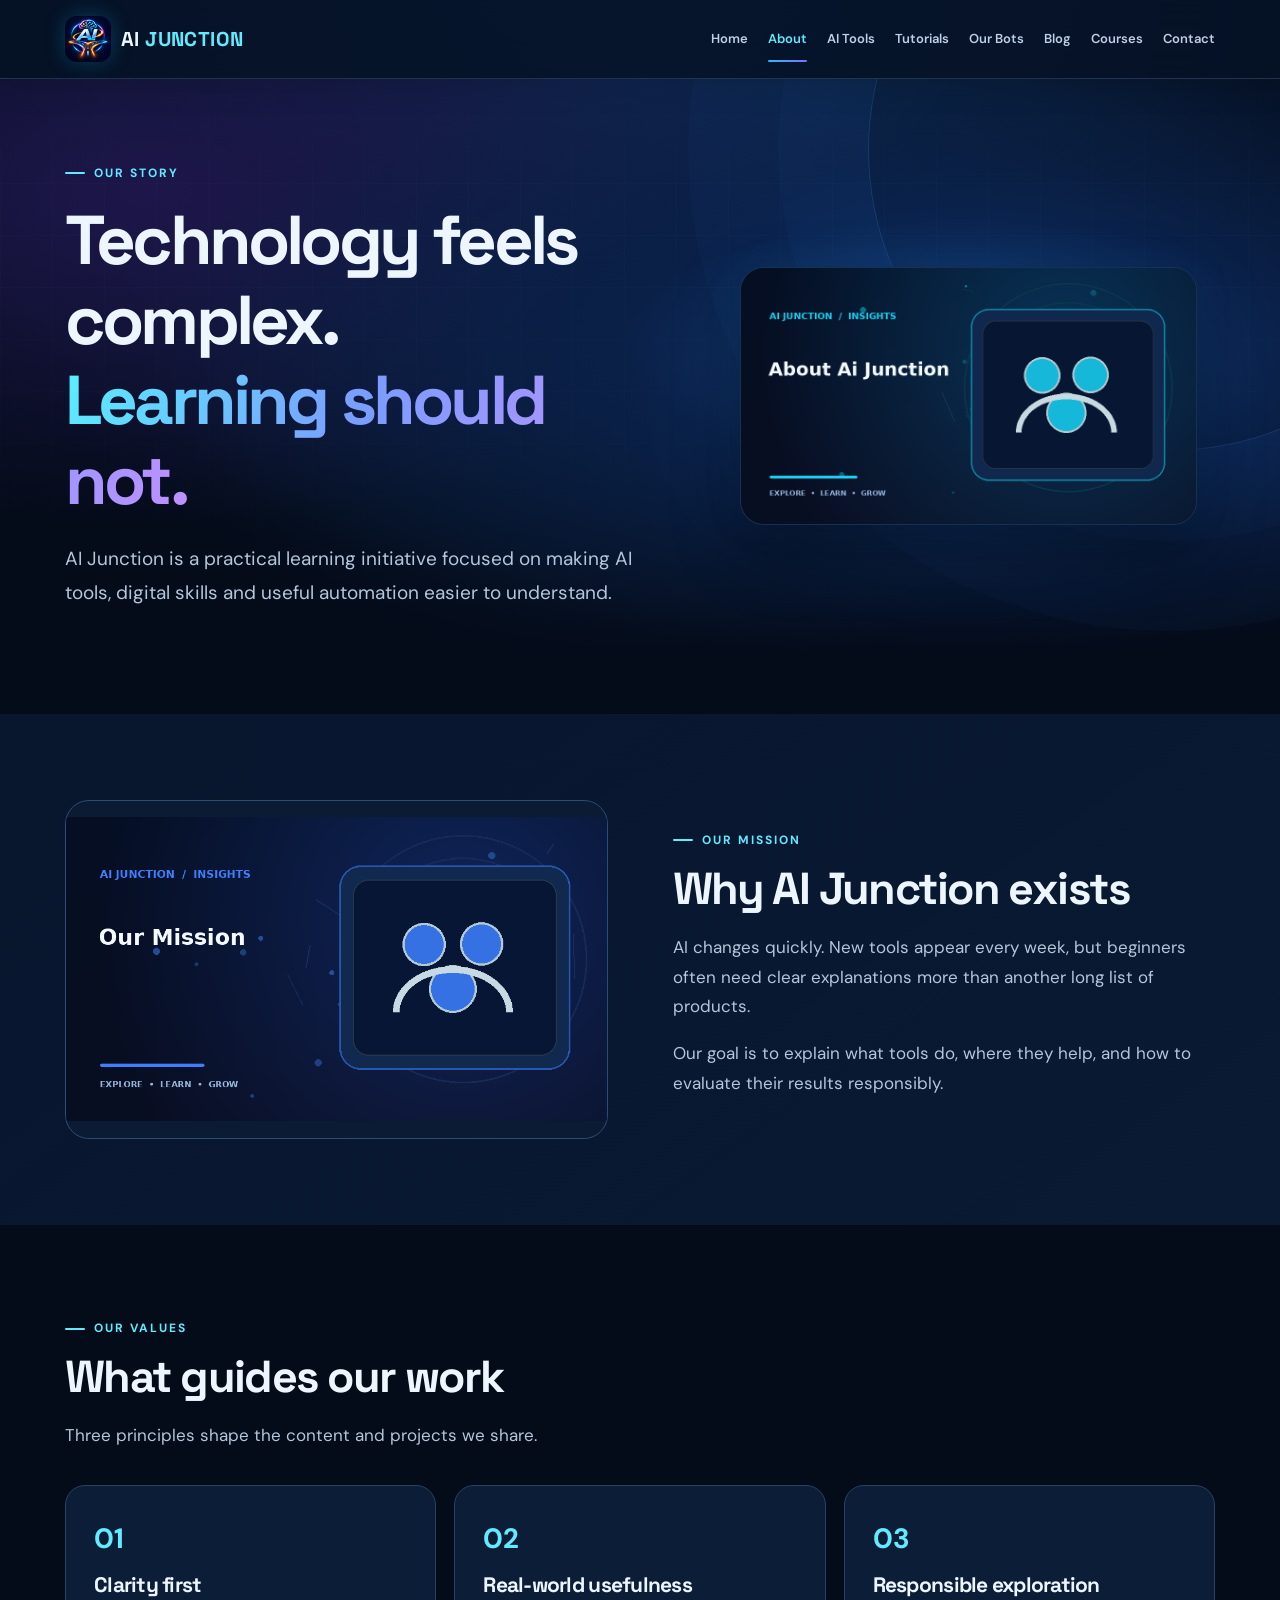
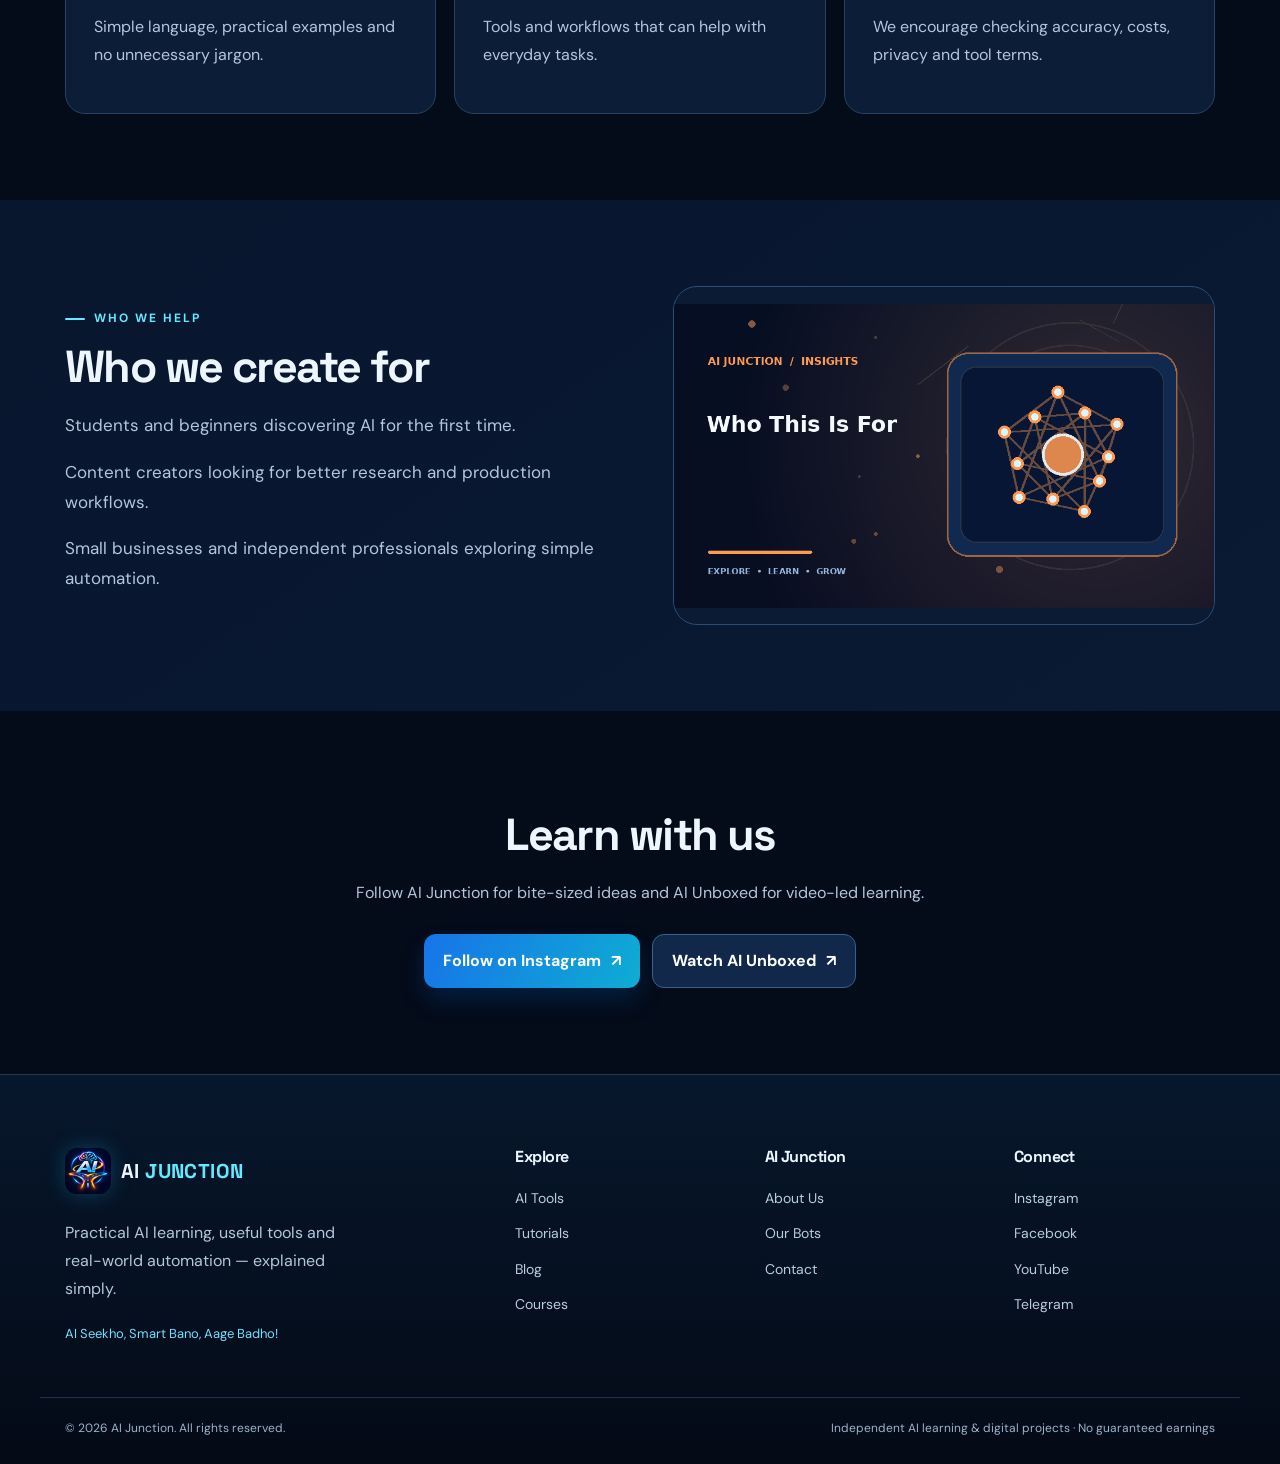
<file: about.html>
<!doctype html><html lang="en"><head><meta charset="utf-8"><meta name="viewport" content="width=device-width, initial-scale=1"><meta name="theme-color" content="#061024"><meta name="description" content="The purpose and approach behind AI Junction"><title>About Us | AI Junction</title><link rel="icon" href="assets/logo.png"><link rel="stylesheet" href="style.css"></head><body><header class="header"><div class="container header-inner"><a class="brand" href="index.html"><img src="assets/logo.png" alt="AI Junction logo"><span>AI <b>JUNCTION</b></span></a><button class="menu-toggle" aria-label="Toggle menu" aria-expanded="false" aria-controls="primary-nav">☰</button><nav id="primary-nav" class="nav"><a href="index.html" class="">Home</a><a href="about.html" class="active">About</a><a href="tools.html" class="">AI Tools</a><a href="tutorials.html" class="">Tutorials</a><a href="bots.html" class="">Our Bots</a><a href="blog.html" class="">Blog</a><a href="courses.html" class="">Courses</a><a href="contact.html" class="">Contact</a></nav></div></header><main><section class="hero compact"><div class="container hero-layout"><div><div class="eyebrow">OUR STORY</div><h1>Technology feels complex.<br><em>Learning should not.</em></h1><p class="intro">AI Junction is a practical learning initiative focused on making AI tools, digital skills and useful automation easier to understand.</p><div class="actions"></div></div><div class="hero-image"><img class="" src="assets/images/001-about-ai-junction.png" alt="Technology feels complex.&lt;br&gt;&lt;em&gt;Learning should not.&lt;/em&gt;" loading="lazy"></div></div></section><section class="section tinted"><div class="container split "><div class="split-image"><img class="" src="assets/images/002-our-mission.png" alt="Why AI Junction exists" loading="lazy"></div><div><span class="eyebrow">OUR MISSION</span><h2>Why AI Junction exists</h2><p>AI changes quickly. New tools appear every week, but beginners often need clear explanations more than another long list of products.</p><p>Our goal is to explain what tools do, where they help, and how to evaluate their results responsibly.</p></div></div></section><section class="section"><div class="container"><div class="section-heading"><span class="eyebrow">OUR VALUES</span><h2>What guides our work</h2><p>Three principles shape the content and projects we share.</p></div><div class="principles"><div><span>01</span><h3>Clarity first</h3><p>Simple language, practical examples and no unnecessary jargon.</p></div><div><span>02</span><h3>Real-world usefulness</h3><p>Tools and workflows that can help with everyday tasks.</p></div><div><span>03</span><h3>Responsible exploration</h3><p>We encourage checking accuracy, costs, privacy and tool terms.</p></div></div></div></section><section class="section tinted"><div class="container split reverse"><div class="split-image"><img class="" src="assets/images/005-who-this-is-for.png" alt="Who we create for" loading="lazy"></div><div><span class="eyebrow">WHO WE HELP</span><h2>Who we create for</h2><p>Students and beginners discovering AI for the first time.</p><p>Content creators looking for better research and production workflows.</p><p>Small businesses and independent professionals exploring simple automation.</p></div></div></section><section class="section"><div class="container narrow center"><h2>Learn with us</h2><p>Follow AI Junction for bite-sized ideas and AI Unboxed for video-led learning.</p><div class="actions center-actions"><a class="button " href="https://www.instagram.com/aijunction.in/" target=_blank rel=noopener noreferrer>Follow on Instagram <span aria-hidden="true">↗</span></a><a class="button secondary" href="https://www.youtube.com/@AiUnboxedProLevel" target=_blank rel=noopener noreferrer>Watch AI Unboxed <span aria-hidden="true">↗</span></a></div></div></section></main><footer class="footer"><div class="container footer-top"><div class="footer-brand"><a class="brand" href="index.html"><img src="assets/logo.png" alt=""><span>AI <b>JUNCTION</b></span></a><p>Practical AI learning, useful tools and real-world automation — explained simply.</p><span class="footer-motto">AI Seekho, Smart Bano, Aage Badho!</span></div><div class="footer-col"><h3>Explore</h3><a href="tools.html" >AI Tools</a><a href="tutorials.html" >Tutorials</a><a href="blog.html" >Blog</a><a href="courses.html" >Courses</a></div><div class="footer-col"><h3>AI Junction</h3><a href="about.html" >About Us</a><a href="bots.html" >Our Bots</a><a href="contact.html" >Contact</a></div><div class="footer-col"><h3>Connect</h3><a href="https://www.instagram.com/aijunction.in/" target=_blank rel=noopener noreferrer>Instagram</a><a href="https://www.facebook.com/profile.php?id=100072546415103" target=_blank rel=noopener noreferrer>Facebook</a><a href="https://www.youtube.com/@AiUnboxedProLevel" target=_blank rel=noopener noreferrer>YouTube</a><a href="https://t.me/learn_and_earn_ai" target=_blank rel=noopener noreferrer>Telegram</a></div></div><div class="container footer-bottom"><span>© 2026 AI Junction. All rights reserved.</span><span>Independent AI learning & digital projects · No guaranteed earnings</span></div></footer><script src="main.js"></script></body></html>
</file>
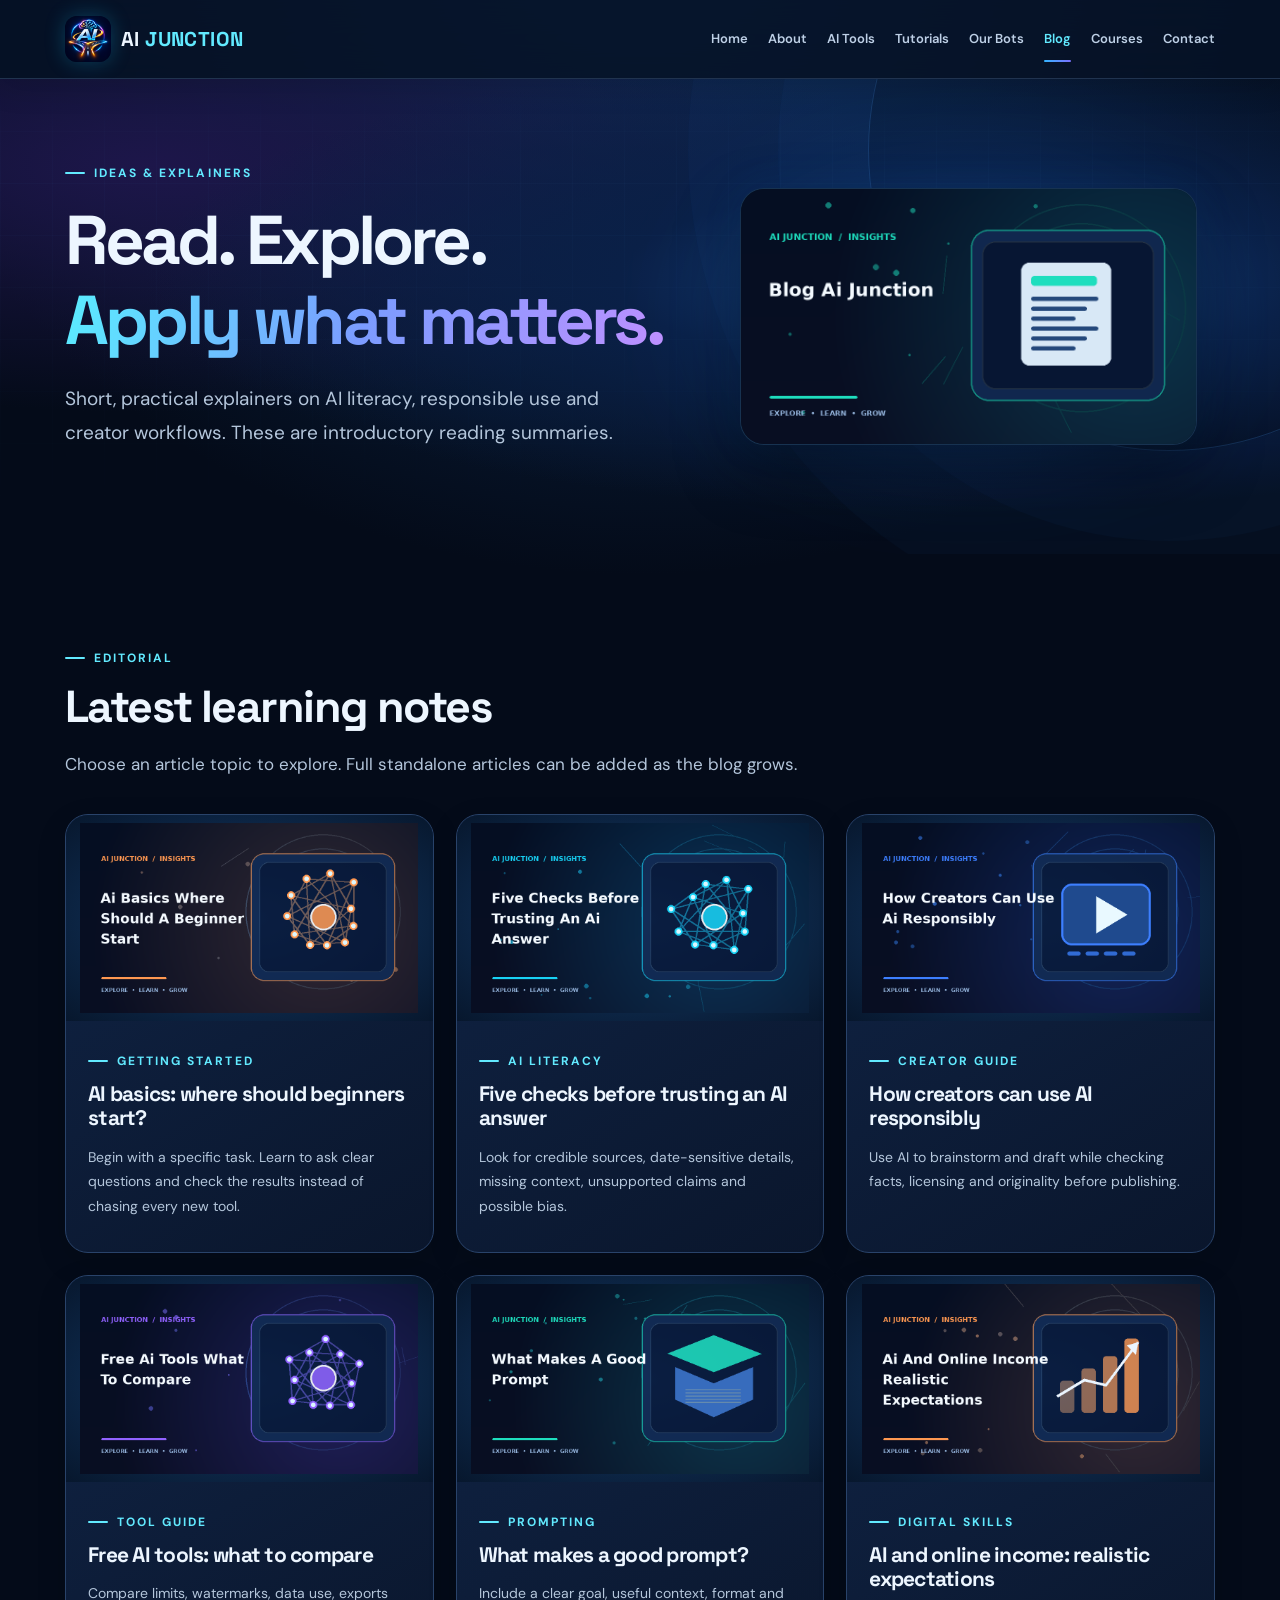
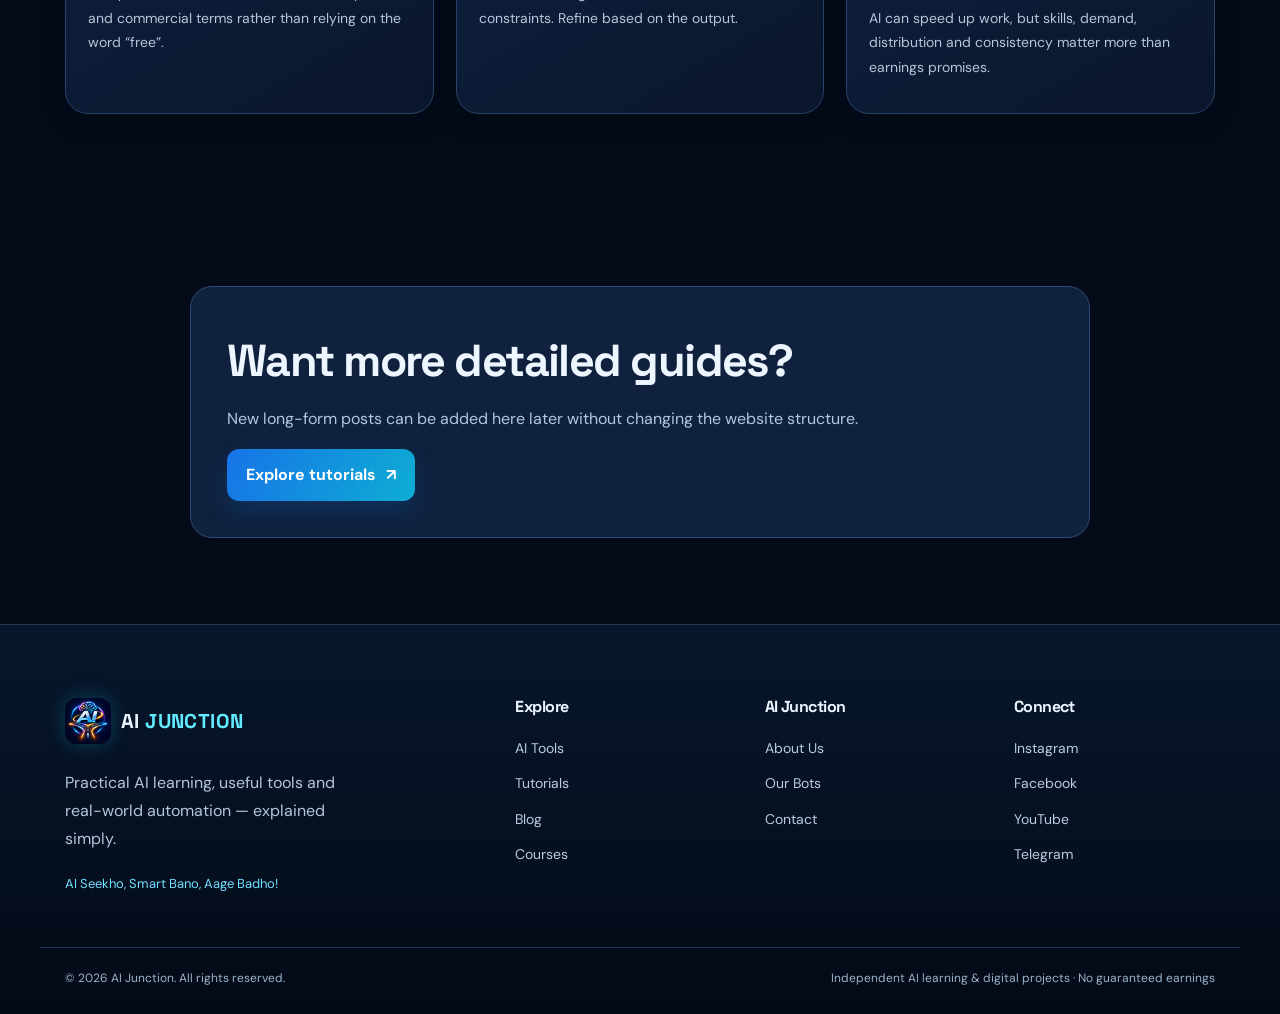
<file: blog.html>
<!doctype html><html lang="en"><head><meta charset="utf-8"><meta name="viewport" content="width=device-width, initial-scale=1"><meta name="theme-color" content="#061024"><meta name="description" content="Helpful articles and practical AI insights"><title>AI Blog | AI Junction</title><link rel="icon" href="assets/logo.png"><link rel="stylesheet" href="style.css"></head><body><header class="header"><div class="container header-inner"><a class="brand" href="index.html"><img src="assets/logo.png" alt="AI Junction logo"><span>AI <b>JUNCTION</b></span></a><button class="menu-toggle" aria-label="Toggle menu" aria-expanded="false" aria-controls="primary-nav">☰</button><nav id="primary-nav" class="nav"><a href="index.html" class="">Home</a><a href="about.html" class="">About</a><a href="tools.html" class="">AI Tools</a><a href="tutorials.html" class="">Tutorials</a><a href="bots.html" class="">Our Bots</a><a href="blog.html" class="active">Blog</a><a href="courses.html" class="">Courses</a><a href="contact.html" class="">Contact</a></nav></div></header><main><section class="hero compact"><div class="container hero-layout"><div><div class="eyebrow">IDEAS & EXPLAINERS</div><h1>Read. Explore.<br><em>Apply what matters.</em></h1><p class="intro">Short, practical explainers on AI literacy, responsible use and creator workflows. These are introductory reading summaries.</p><div class="actions"></div></div><div class="hero-image"><img class="" src="assets/images/009-blog-ai-junction.png" alt="Read. Explore.&lt;br&gt;&lt;em&gt;Apply what matters.&lt;/em&gt;" loading="lazy"></div></div></section><section class="section"><div class="container"><div class="section-heading"><span class="eyebrow">EDITORIAL</span><h2>Latest learning notes</h2><p>Choose an article topic to explore. Full standalone articles can be added as the blog grows.</p></div><div class="card-grid"><article class="card"><img class="" src="assets/images/010-ai-basics-where-should-a-beginner-start.png" alt="AI basics: where should beginners start?" loading="lazy"><div class="card-content"><span class="eyebrow">GETTING STARTED</span><h3>AI basics: where should beginners start?</h3><p>Begin with a specific task. Learn to ask clear questions and check the results instead of chasing every new tool.</p></div></article><article class="card"><img class="" src="assets/images/011-five-checks-before-trusting-an-ai-answer.png" alt="Five checks before trusting an AI answer" loading="lazy"><div class="card-content"><span class="eyebrow">AI LITERACY</span><h3>Five checks before trusting an AI answer</h3><p>Look for credible sources, date-sensitive details, missing context, unsupported claims and possible bias.</p></div></article><article class="card"><img class="" src="assets/images/012-how-creators-can-use-ai-responsibly.png" alt="How creators can use AI responsibly" loading="lazy"><div class="card-content"><span class="eyebrow">CREATOR GUIDE</span><h3>How creators can use AI responsibly</h3><p>Use AI to brainstorm and draft while checking facts, licensing and originality before publishing.</p></div></article><article class="card"><img class="" src="assets/images/013-free-ai-tools-what-to-compare.png" alt="Free AI tools: what to compare" loading="lazy"><div class="card-content"><span class="eyebrow">TOOL GUIDE</span><h3>Free AI tools: what to compare</h3><p>Compare limits, watermarks, data use, exports and commercial terms rather than relying on the word “free”.</p></div></article><article class="card"><img class="" src="assets/images/014-what-makes-a-good-prompt.png" alt="What makes a good prompt?" loading="lazy"><div class="card-content"><span class="eyebrow">PROMPTING</span><h3>What makes a good prompt?</h3><p>Include a clear goal, useful context, format and constraints. Refine based on the output.</p></div></article><article class="card"><img class="" src="assets/images/015-ai-and-online-income-realistic-expectations.png" alt="AI and online income: realistic expectations" loading="lazy"><div class="card-content"><span class="eyebrow">DIGITAL SKILLS</span><h3>AI and online income: realistic expectations</h3><p>AI can speed up work, but skills, demand, distribution and consistency matter more than earnings promises.</p></div></article></div></div></section><section class="section"><div class="container notice"><h2>Want more detailed guides?</h2><p>New long-form posts can be added here later without changing the website structure.</p><a class="button " href="tutorials.html" >Explore tutorials <span aria-hidden="true">↗</span></a></div></section></main><footer class="footer"><div class="container footer-top"><div class="footer-brand"><a class="brand" href="index.html"><img src="assets/logo.png" alt=""><span>AI <b>JUNCTION</b></span></a><p>Practical AI learning, useful tools and real-world automation — explained simply.</p><span class="footer-motto">AI Seekho, Smart Bano, Aage Badho!</span></div><div class="footer-col"><h3>Explore</h3><a href="tools.html" >AI Tools</a><a href="tutorials.html" >Tutorials</a><a href="blog.html" >Blog</a><a href="courses.html" >Courses</a></div><div class="footer-col"><h3>AI Junction</h3><a href="about.html" >About Us</a><a href="bots.html" >Our Bots</a><a href="contact.html" >Contact</a></div><div class="footer-col"><h3>Connect</h3><a href="https://www.instagram.com/aijunction.in/" target=_blank rel=noopener noreferrer>Instagram</a><a href="https://www.facebook.com/profile.php?id=100072546415103" target=_blank rel=noopener noreferrer>Facebook</a><a href="https://www.youtube.com/@AiUnboxedProLevel" target=_blank rel=noopener noreferrer>YouTube</a><a href="https://t.me/learn_and_earn_ai" target=_blank rel=noopener noreferrer>Telegram</a></div></div><div class="container footer-bottom"><span>© 2026 AI Junction. All rights reserved.</span><span>Independent AI learning & digital projects · No guaranteed earnings</span></div></footer><script src="main.js"></script></body></html>
</file>
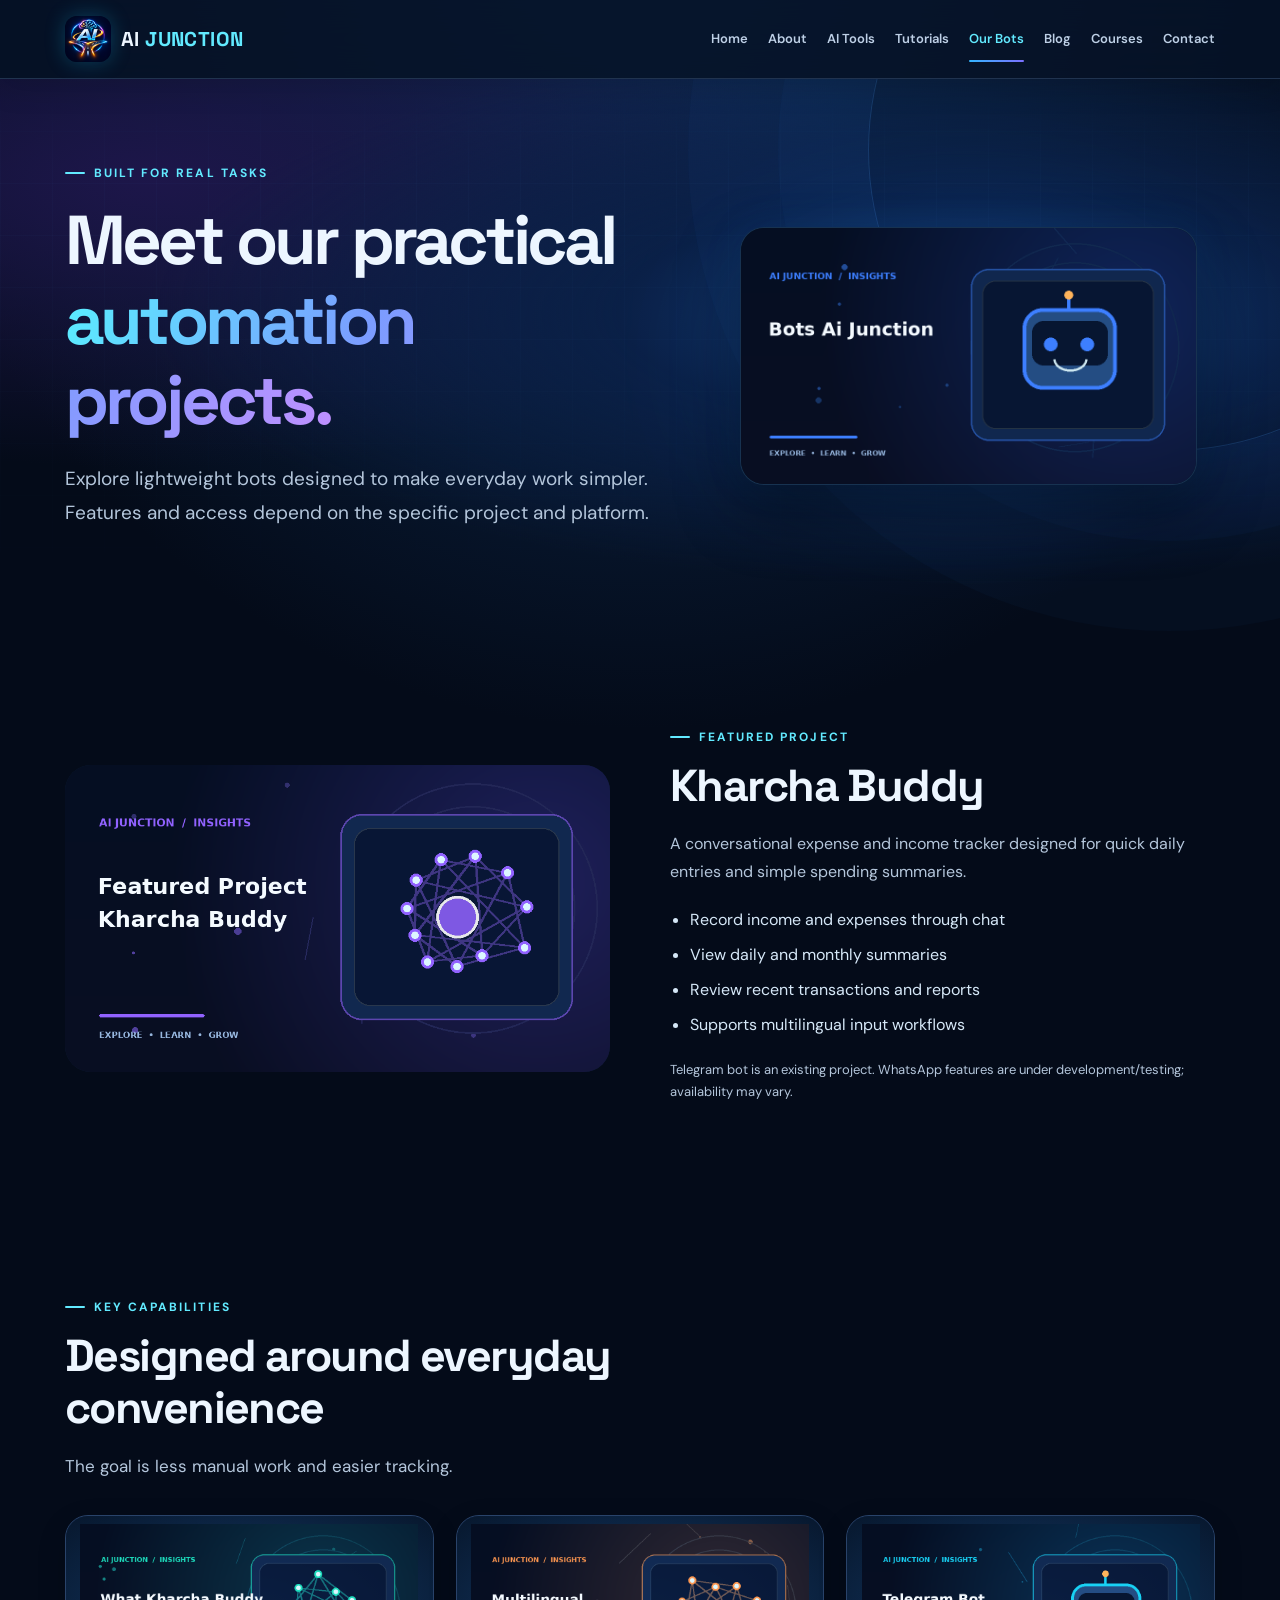
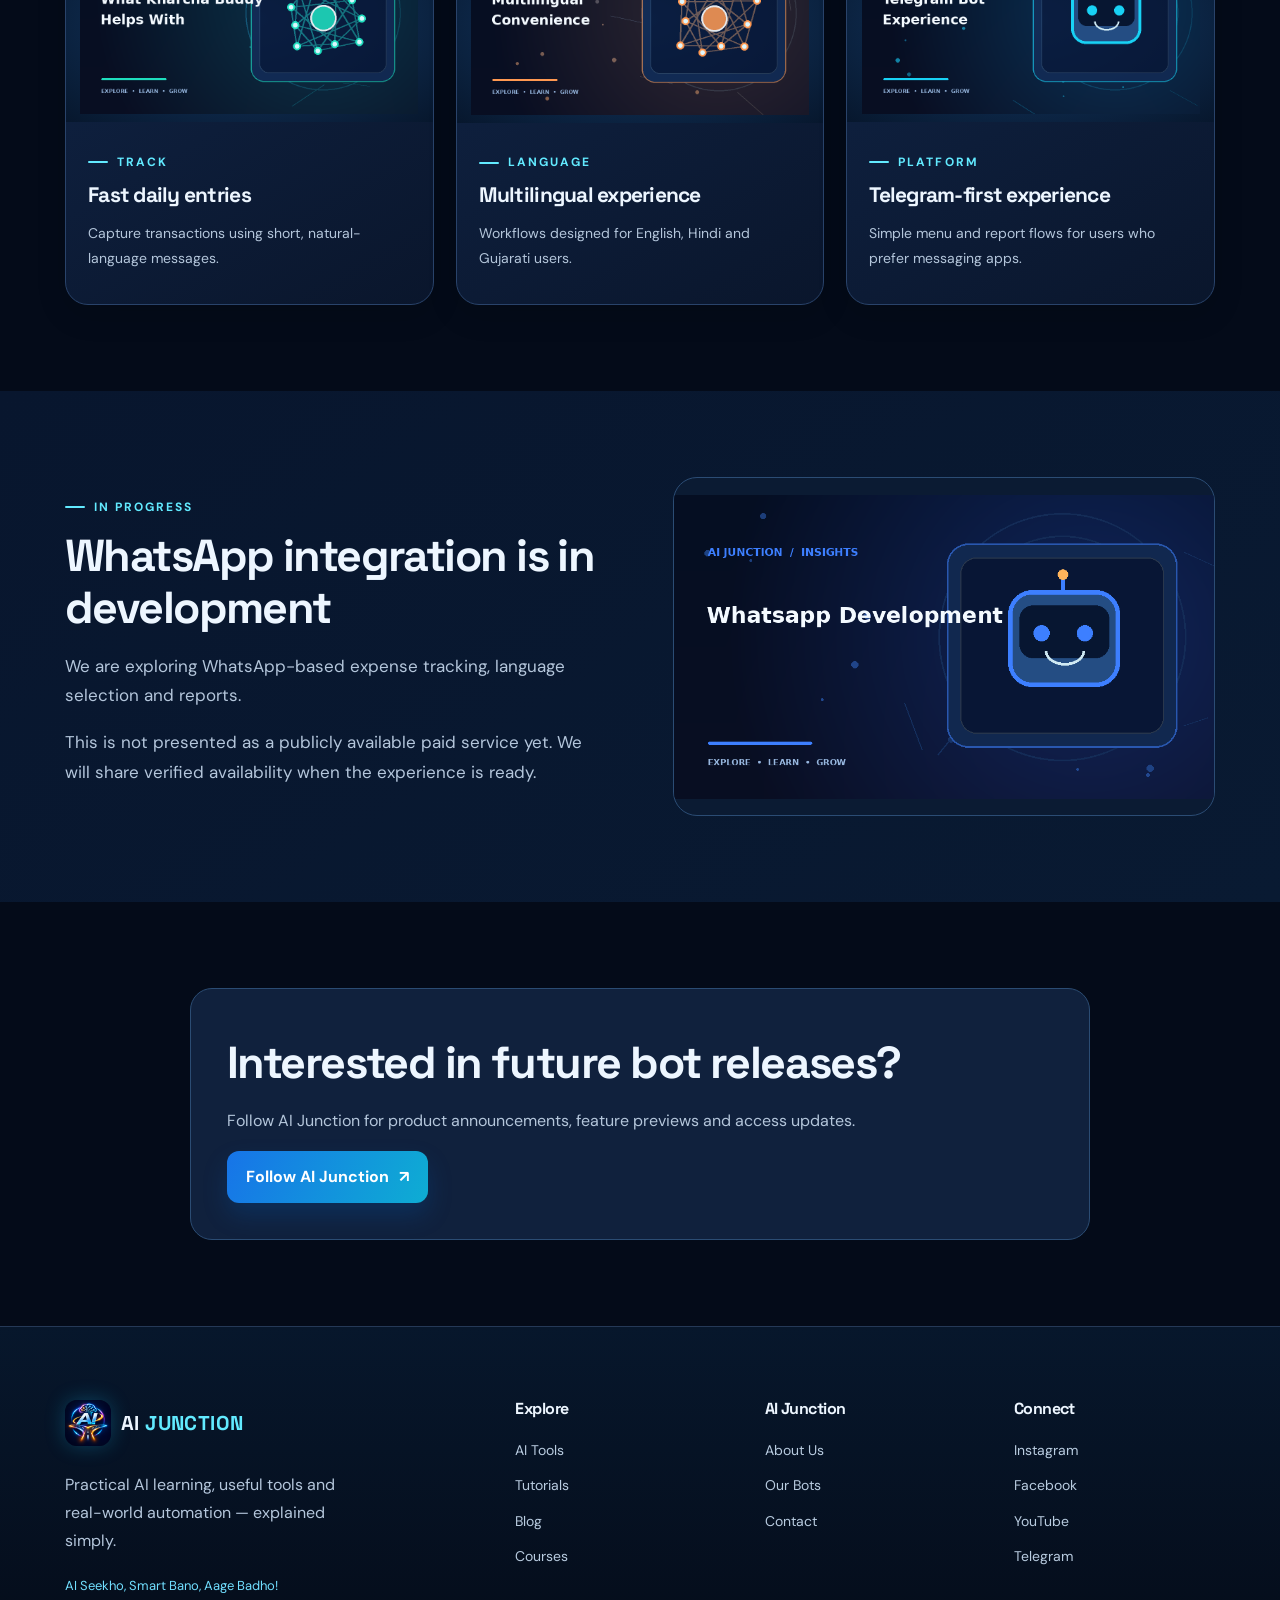
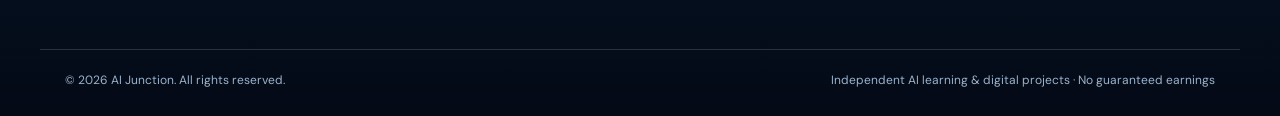
<file: bots.html>
<!doctype html><html lang="en"><head><meta charset="utf-8"><meta name="viewport" content="width=device-width, initial-scale=1"><meta name="theme-color" content="#061024"><meta name="description" content="Meet Kharcha Buddy and AI Junction automation projects"><title>Our Bots | AI Junction</title><link rel="icon" href="assets/logo.png"><link rel="stylesheet" href="style.css"></head><body><header class="header"><div class="container header-inner"><a class="brand" href="index.html"><img src="assets/logo.png" alt="AI Junction logo"><span>AI <b>JUNCTION</b></span></a><button class="menu-toggle" aria-label="Toggle menu" aria-expanded="false" aria-controls="primary-nav">☰</button><nav id="primary-nav" class="nav"><a href="index.html" class="">Home</a><a href="about.html" class="">About</a><a href="tools.html" class="">AI Tools</a><a href="tutorials.html" class="">Tutorials</a><a href="bots.html" class="active">Our Bots</a><a href="blog.html" class="">Blog</a><a href="courses.html" class="">Courses</a><a href="contact.html" class="">Contact</a></nav></div></header><main><section class="hero compact"><div class="container hero-layout"><div><div class="eyebrow">BUILT FOR REAL TASKS</div><h1>Meet our practical<br><em>automation projects.</em></h1><p class="intro">Explore lightweight bots designed to make everyday work simpler. Features and access depend on the specific project and platform.</p><div class="actions"></div></div><div class="hero-image"><img class="" src="assets/images/017-bots-ai-junction.png" alt="Meet our practical&lt;br&gt;&lt;em&gt;automation projects.&lt;/em&gt;" loading="lazy"></div></div></section><section class="section"><div class="container product"><div class="product-visual"><img class="" src="assets/images/018-featured-project-kharcha-buddy.png" alt="Kharcha Buddy expense tracker bot" loading="lazy"></div><div><span class="eyebrow">FEATURED PROJECT</span><h2>Kharcha Buddy</h2><p>A conversational expense and income tracker designed for quick daily entries and simple spending summaries.</p><ul class="checklist"><li>Record income and expenses through chat</li><li>View daily and monthly summaries</li><li>Review recent transactions and reports</li><li>Supports multilingual input workflows</li></ul><p class="muted">Telegram bot is an existing project. WhatsApp features are under development/testing; availability may vary.</p></div></div></section><section class="section"><div class="container"><div class="section-heading"><span class="eyebrow">KEY CAPABILITIES</span><h2>Designed around everyday convenience</h2><p>The goal is less manual work and easier tracking.</p></div><div class="card-grid"><article class="card"><img class="" src="assets/images/019-what-kharcha-buddy-helps-with.png" alt="Fast daily entries" loading="lazy"><div class="card-content"><span class="eyebrow">TRACK</span><h3>Fast daily entries</h3><p>Capture transactions using short, natural-language messages.</p></div></article><article class="card"><img class="" src="assets/images/020-multilingual-convenience.png" alt="Multilingual experience" loading="lazy"><div class="card-content"><span class="eyebrow">LANGUAGE</span><h3>Multilingual experience</h3><p>Workflows designed for English, Hindi and Gujarati users.</p></div></article><article class="card"><img class="" src="assets/images/021-telegram-bot-experience.png" alt="Telegram-first experience" loading="lazy"><div class="card-content"><span class="eyebrow">PLATFORM</span><h3>Telegram-first experience</h3><p>Simple menu and report flows for users who prefer messaging apps.</p></div></article></div></div></section><section class="section tinted"><div class="container split reverse"><div class="split-image"><img class="" src="assets/images/022-whatsapp-development.png" alt="WhatsApp integration is in development" loading="lazy"></div><div><span class="eyebrow">IN PROGRESS</span><h2>WhatsApp integration is in development</h2><p>We are exploring WhatsApp-based expense tracking, language selection and reports.</p><p>This is not presented as a publicly available paid service yet. We will share verified availability when the experience is ready.</p></div></div></section><section class="section"><div class="container notice"><h2>Interested in future bot releases?</h2><p>Follow AI Junction for product announcements, feature previews and access updates.</p><a class="button " href="https://www.instagram.com/aijunction.in/" target=_blank rel=noopener noreferrer>Follow AI Junction <span aria-hidden="true">↗</span></a></div></section></main><footer class="footer"><div class="container footer-top"><div class="footer-brand"><a class="brand" href="index.html"><img src="assets/logo.png" alt=""><span>AI <b>JUNCTION</b></span></a><p>Practical AI learning, useful tools and real-world automation — explained simply.</p><span class="footer-motto">AI Seekho, Smart Bano, Aage Badho!</span></div><div class="footer-col"><h3>Explore</h3><a href="tools.html" >AI Tools</a><a href="tutorials.html" >Tutorials</a><a href="blog.html" >Blog</a><a href="courses.html" >Courses</a></div><div class="footer-col"><h3>AI Junction</h3><a href="about.html" >About Us</a><a href="bots.html" >Our Bots</a><a href="contact.html" >Contact</a></div><div class="footer-col"><h3>Connect</h3><a href="https://www.instagram.com/aijunction.in/" target=_blank rel=noopener noreferrer>Instagram</a><a href="https://www.facebook.com/profile.php?id=100072546415103" target=_blank rel=noopener noreferrer>Facebook</a><a href="https://www.youtube.com/@AiUnboxedProLevel" target=_blank rel=noopener noreferrer>YouTube</a><a href="https://t.me/learn_and_earn_ai" target=_blank rel=noopener noreferrer>Telegram</a></div></div><div class="container footer-bottom"><span>© 2026 AI Junction. All rights reserved.</span><span>Independent AI learning & digital projects · No guaranteed earnings</span></div></footer><script src="main.js"></script></body></html>
</file>
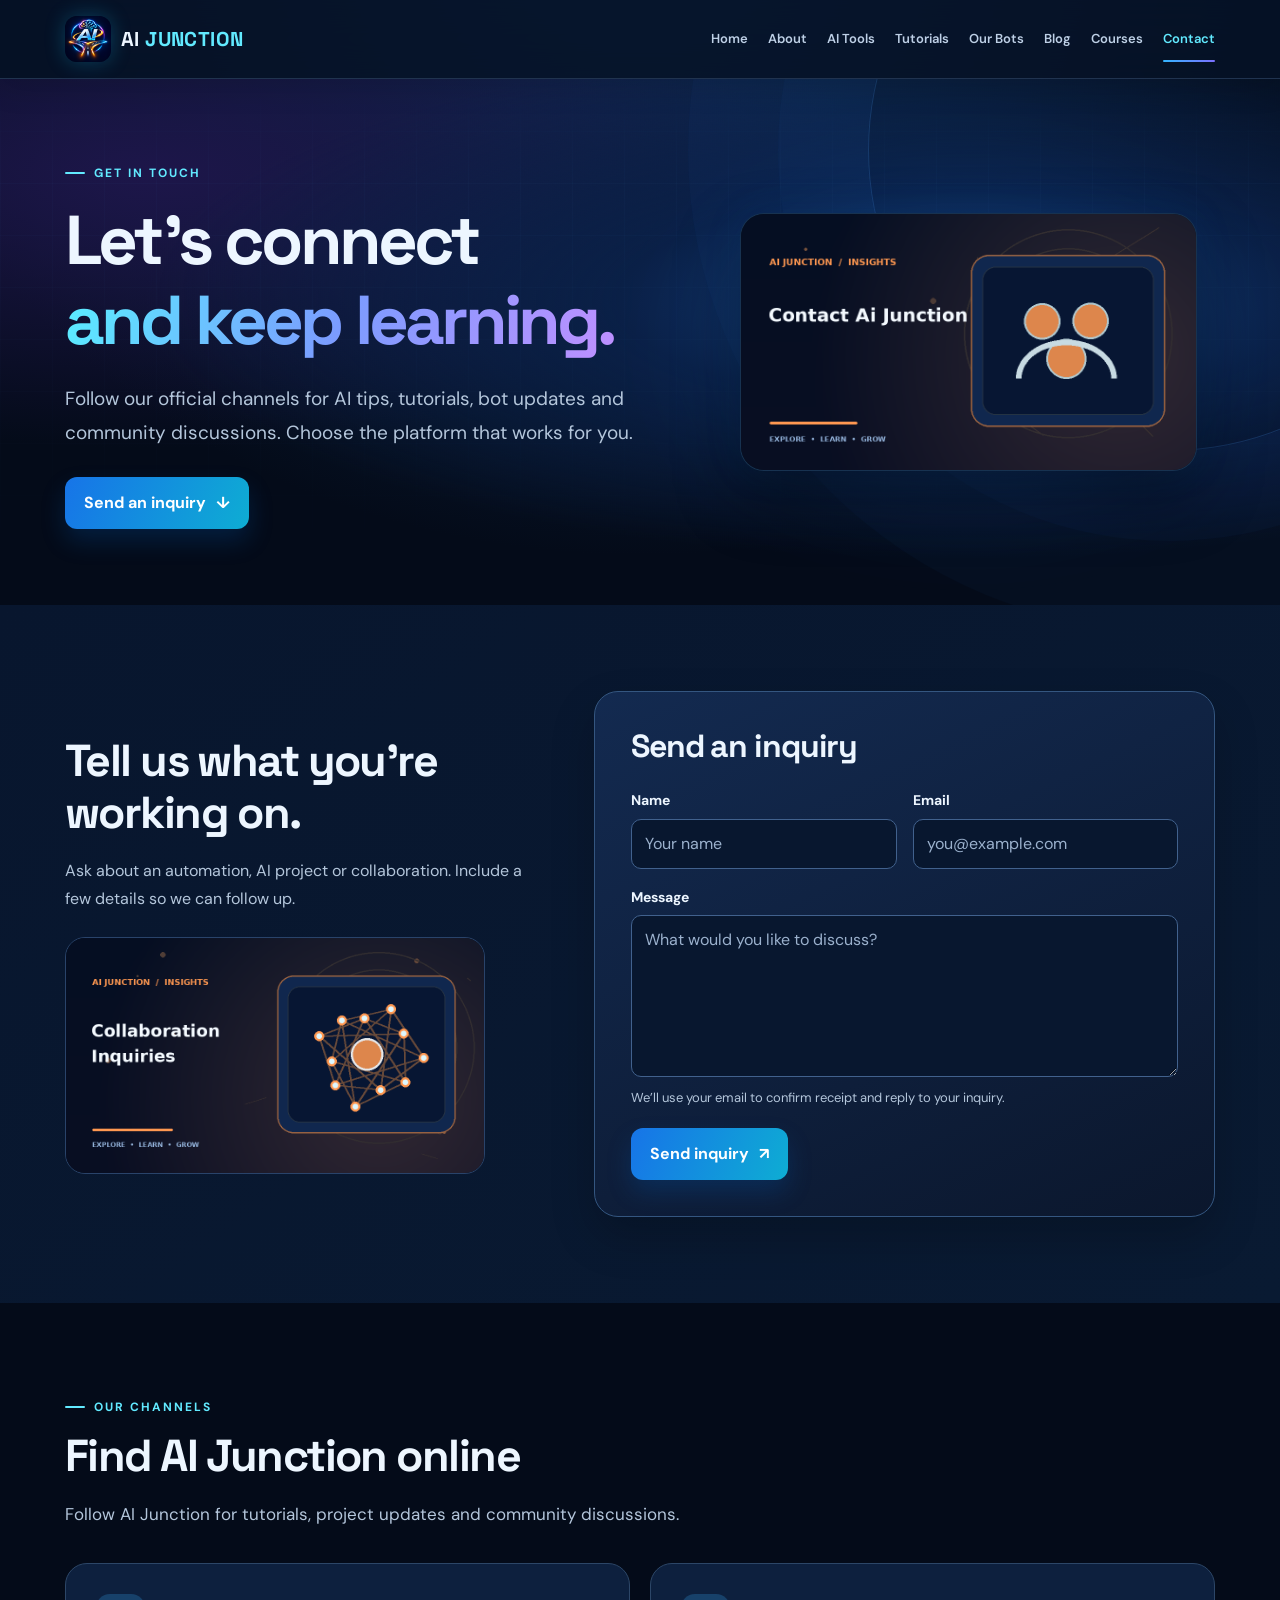
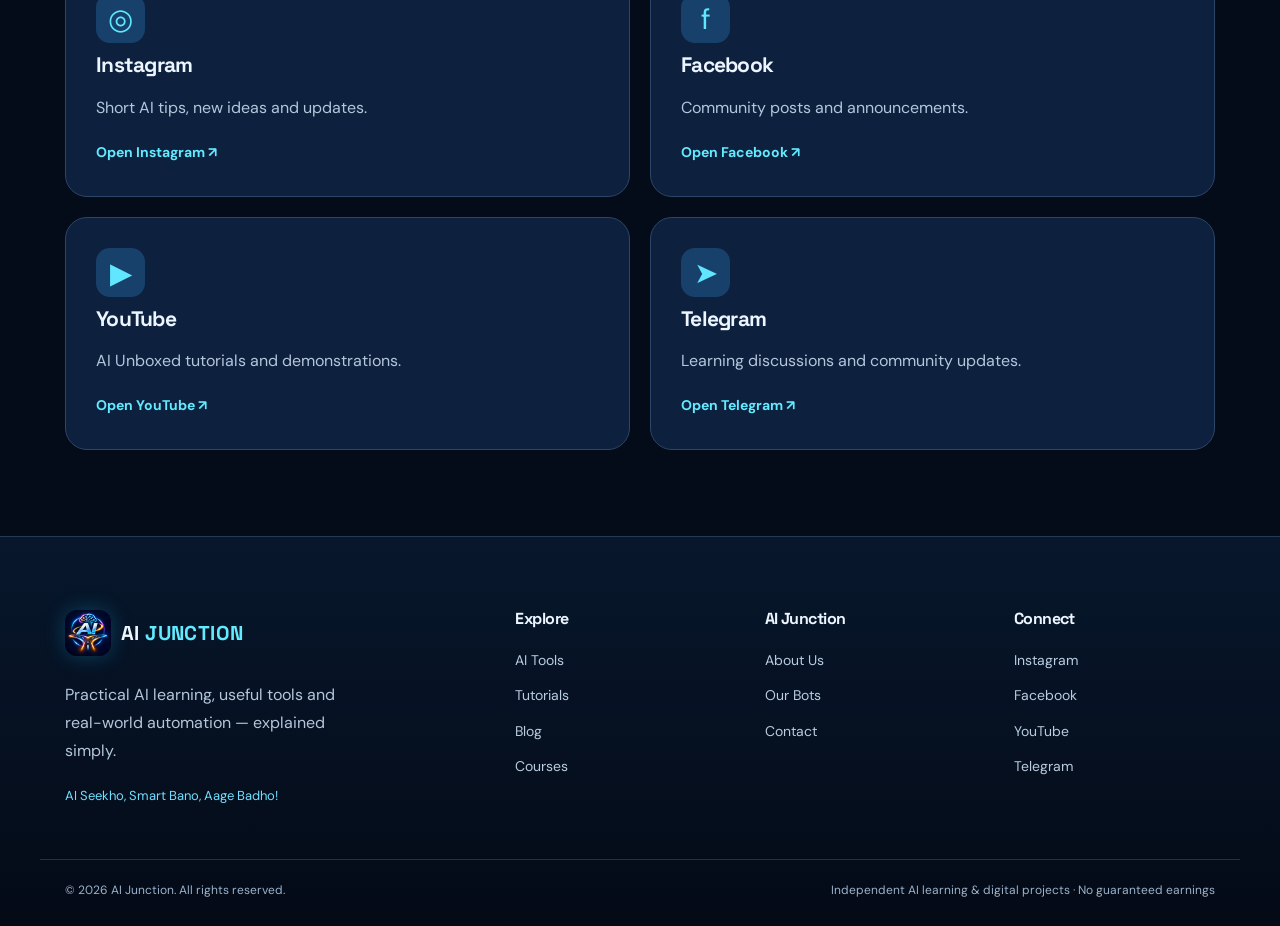
<file: contact.html>
<!doctype html><html lang="en"><head><meta charset="utf-8"><meta name="viewport" content="width=device-width, initial-scale=1"><meta name="theme-color" content="#061024"><meta name="description" content="Connect with AI Junction across social platforms"><title>Contact &amp; Community | AI Junction</title><link rel="icon" href="assets/logo.png"><link rel="stylesheet" href="style.css"></head><body><header class="header"><div class="container header-inner"><a class="brand" href="index.html"><img src="assets/logo.png" alt="AI Junction logo"><span>AI <b>JUNCTION</b></span></a><button class="menu-toggle" aria-label="Toggle menu" aria-expanded="false" aria-controls="primary-nav">☰</button><nav id="primary-nav" class="nav"><a href="index.html" class="">Home</a><a href="about.html" class="">About</a><a href="tools.html" class="">AI Tools</a><a href="tutorials.html" class="">Tutorials</a><a href="bots.html" class="">Our Bots</a><a href="blog.html" class="">Blog</a><a href="courses.html" class="">Courses</a><a href="contact.html" class="active">Contact</a></nav></div></header><main><section class="hero compact"><div class="container hero-layout"><div><div class="eyebrow">GET IN TOUCH</div><h1>Let’s connect<br><em>and keep learning.</em></h1><p class="intro">Follow our official channels for AI tips, tutorials, bot updates and community discussions. Choose the platform that works for you.</p><div class="actions"><a class="button" href="#inquiry">Send an inquiry <span aria-hidden="true">↓</span></a></div></div><div class="hero-image"><img class="" src="assets/images/025-contact-ai-junction.png" alt="Let’s connect&lt;br&gt;&lt;em&gt;and keep learning.&lt;/em&gt;" loading="lazy"></div></div></section><section class="section tinted" id="inquiry">
  <div class="container inquiry-layout">
    <div class="inquiry-intro">
      <h2>Tell us what you’re working on.</h2>
      <p>Ask about an automation, AI project or collaboration. Include a few details so we can follow up.</p>
      <img src="assets/images/030-collaboration-inquiries.png" alt="" loading="lazy">
    </div>
    <form class="inquiry-form" id="inquiry-form" action="/api/inquiry" method="post" aria-labelledby="inquiry-heading">
      <h3 id="inquiry-heading">Send an inquiry</h3>
      <div class="inquiry-fields">
        <label>Name<input name="name" autocomplete="name" required maxlength="100" placeholder="Your name"></label>
        <label>Email<input name="email" type="email" autocomplete="email" required maxlength="254" placeholder="you@example.com"></label>
      </div>
      <label>Message<textarea name="message" required maxlength="3000" rows="5" placeholder="What would you like to discuss?"></textarea></label>
      <p class="inquiry-note">We’ll use your email to confirm receipt and reply to your inquiry.</p>
      <button class="button" type="submit">Send inquiry <span aria-hidden="true">↗</span></button>
      <p id="inquiry-status" role="status" aria-live="polite" class="inquiry-status" hidden></p>
    </form>
  </div>
</section><section class="section"><div class="container"><div class="section-heading"><span class="eyebrow">OUR CHANNELS</span><h2>Find AI Junction online</h2><p>Follow AI Junction for tutorials, project updates and community discussions.</p></div><div class="contact-grid"><a class="contact-tile" href="https://www.instagram.com/aijunction.in/" target="_blank" rel="noopener noreferrer"><span class="contact-symbol">◎</span><h3>Instagram</h3><p>Short AI tips, new ideas and updates.</p><span class="inline-link">Open Instagram ↗</span></a><a class="contact-tile" href="https://www.facebook.com/profile.php?id=100072546415103" target="_blank" rel="noopener noreferrer"><span class="contact-symbol">f</span><h3>Facebook</h3><p>Community posts and announcements.</p><span class="inline-link">Open Facebook ↗</span></a><a class="contact-tile" href="https://www.youtube.com/@AiUnboxedProLevel" target="_blank" rel="noopener noreferrer"><span class="contact-symbol">▶</span><h3>YouTube</h3><p>AI Unboxed tutorials and demonstrations.</p><span class="inline-link">Open YouTube ↗</span></a><a class="contact-tile" href="https://t.me/learn_and_earn_ai" target="_blank" rel="noopener noreferrer"><span class="contact-symbol">➤</span><h3>Telegram</h3><p>Learning discussions and community updates.</p><span class="inline-link">Open Telegram ↗</span></a></div></div></section></main><footer class="footer"><div class="container footer-top"><div class="footer-brand"><a class="brand" href="index.html"><img src="assets/logo.png" alt=""><span>AI <b>JUNCTION</b></span></a><p>Practical AI learning, useful tools and real-world automation — explained simply.</p><span class="footer-motto">AI Seekho, Smart Bano, Aage Badho!</span></div><div class="footer-col"><h3>Explore</h3><a href="tools.html" >AI Tools</a><a href="tutorials.html" >Tutorials</a><a href="blog.html" >Blog</a><a href="courses.html" >Courses</a></div><div class="footer-col"><h3>AI Junction</h3><a href="about.html" >About Us</a><a href="bots.html" >Our Bots</a><a href="contact.html" >Contact</a></div><div class="footer-col"><h3>Connect</h3><a href="https://www.instagram.com/aijunction.in/" target=_blank rel=noopener noreferrer>Instagram</a><a href="https://www.facebook.com/profile.php?id=100072546415103" target=_blank rel=noopener noreferrer>Facebook</a><a href="https://www.youtube.com/@AiUnboxedProLevel" target=_blank rel=noopener noreferrer>YouTube</a><a href="https://t.me/learn_and_earn_ai" target=_blank rel=noopener noreferrer>Telegram</a></div></div><div class="container footer-bottom"><span>© 2026 AI Junction. All rights reserved.</span><span>Independent AI learning & digital projects · No guaranteed earnings</span></div></footer><script src="main.js"></script><script src="inquiry.js" defer></script></body></html>
</file>
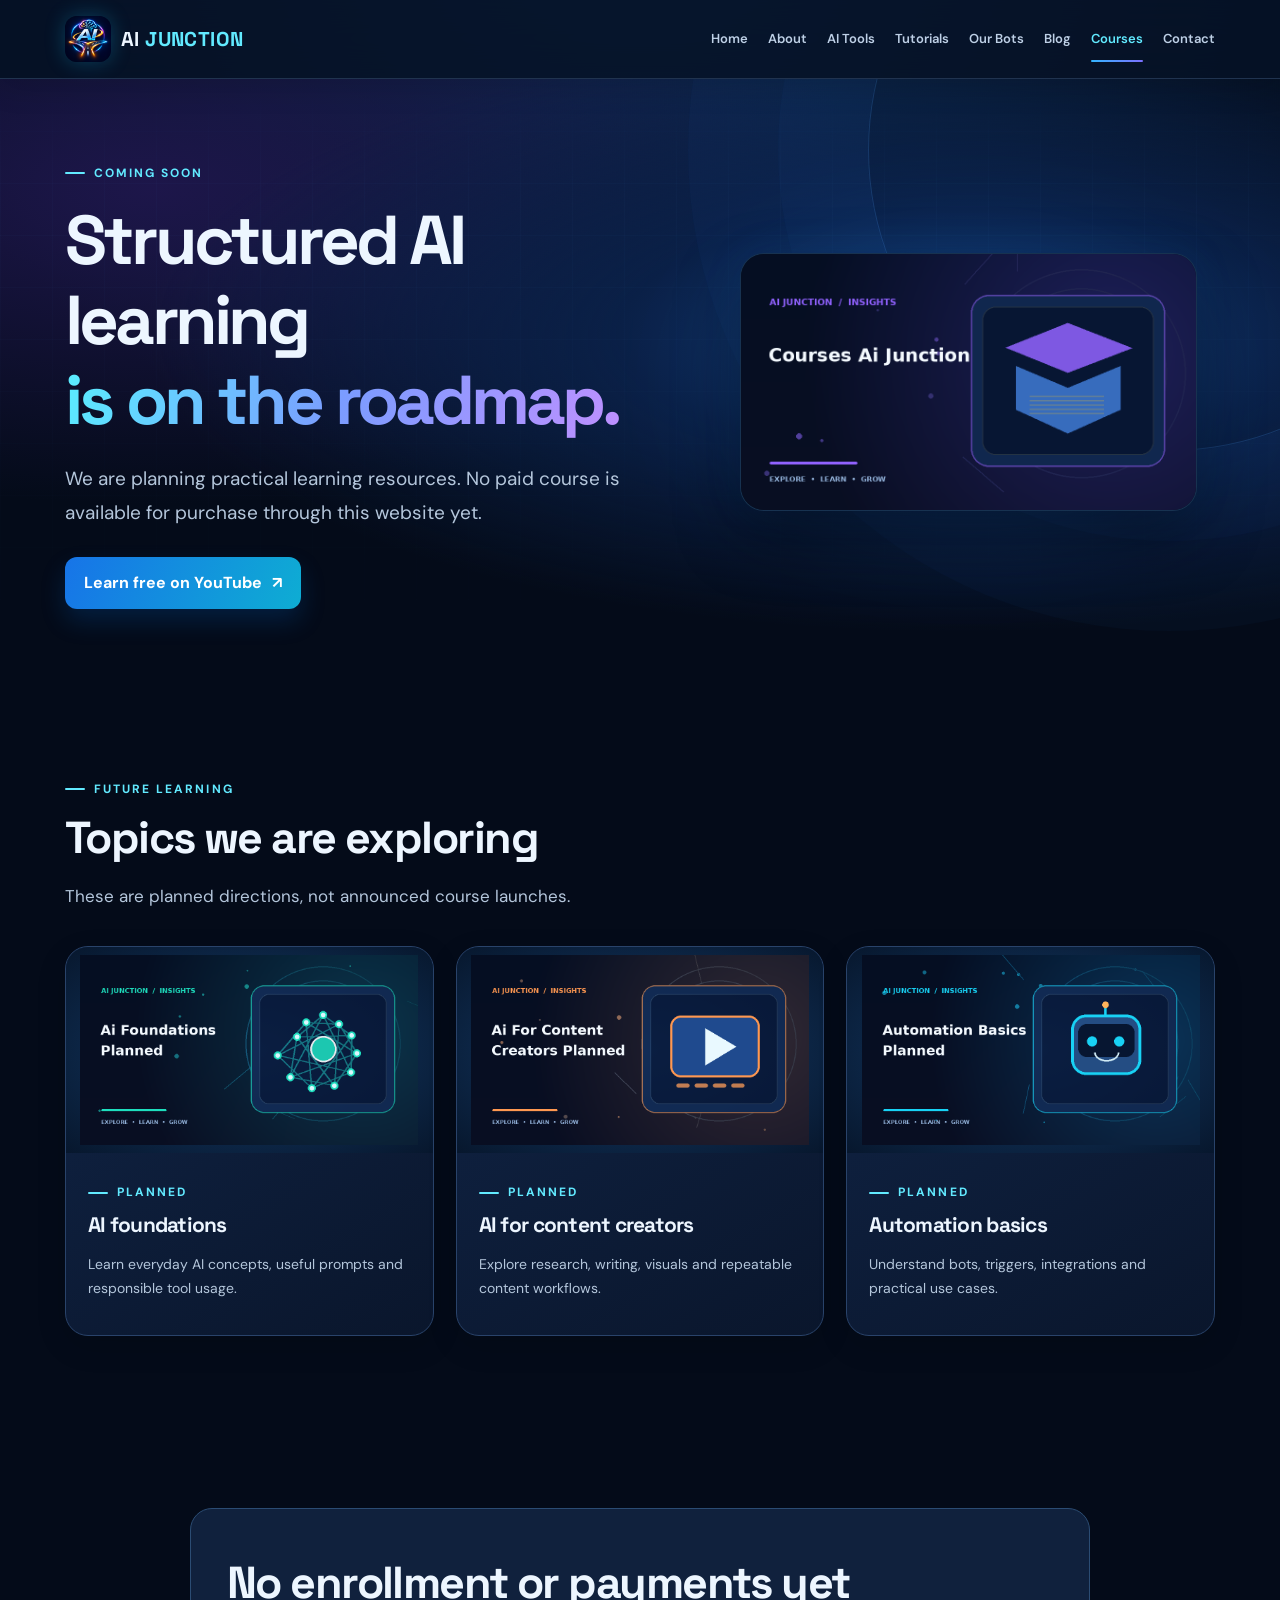
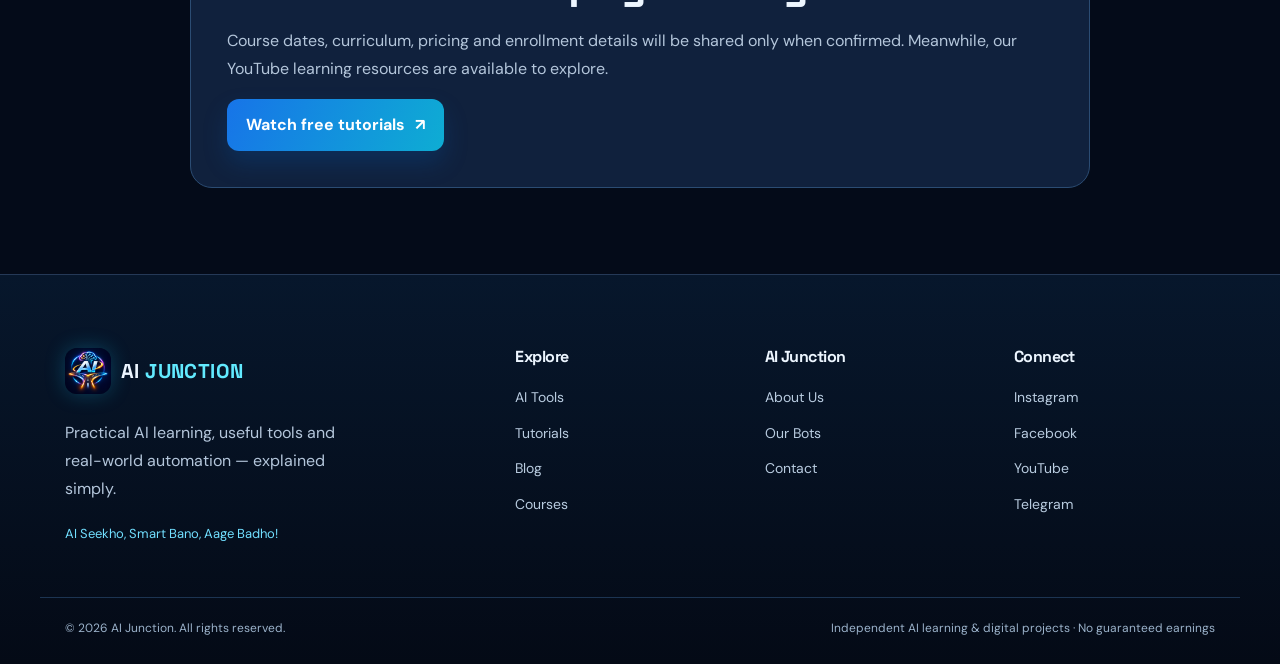
<file: courses.html>
<!doctype html><html lang="en"><head><meta charset="utf-8"><meta name="viewport" content="width=device-width, initial-scale=1"><meta name="theme-color" content="#061024"><meta name="description" content="Future AI Junction courses and learning programmes"><title>Courses — Coming Soon | AI Junction</title><link rel="icon" href="assets/logo.png"><link rel="stylesheet" href="style.css"></head><body><header class="header"><div class="container header-inner"><a class="brand" href="index.html"><img src="assets/logo.png" alt="AI Junction logo"><span>AI <b>JUNCTION</b></span></a><button class="menu-toggle" aria-label="Toggle menu" aria-expanded="false" aria-controls="primary-nav">☰</button><nav id="primary-nav" class="nav"><a href="index.html" class="">Home</a><a href="about.html" class="">About</a><a href="tools.html" class="">AI Tools</a><a href="tutorials.html" class="">Tutorials</a><a href="bots.html" class="">Our Bots</a><a href="blog.html" class="">Blog</a><a href="courses.html" class="active">Courses</a><a href="contact.html" class="">Contact</a></nav></div></header><main><section class="hero compact"><div class="container hero-layout"><div><div class="eyebrow">COMING SOON</div><h1>Structured AI learning<br><em>is on the roadmap.</em></h1><p class="intro">We are planning practical learning resources. No paid course is available for purchase through this website yet.</p><div class="actions"><a class="button " href="https://www.youtube.com/@AiUnboxedProLevel" target=_blank rel=noopener noreferrer>Learn free on YouTube <span aria-hidden="true">↗</span></a></div></div><div class="hero-image"><img class="" src="assets/images/033-courses-ai-junction.png" alt="Structured AI learning&lt;br&gt;&lt;em&gt;is on the roadmap.&lt;/em&gt;" loading="lazy"></div></div></section><section class="section"><div class="container"><div class="section-heading"><span class="eyebrow">FUTURE LEARNING</span><h2>Topics we are exploring</h2><p>These are planned directions, not announced course launches.</p></div><div class="card-grid"><article class="card"><img class="" src="assets/images/034-ai-foundations-planned.png" alt="AI foundations" loading="lazy"><div class="card-content"><span class="eyebrow">PLANNED</span><h3>AI foundations</h3><p>Learn everyday AI concepts, useful prompts and responsible tool usage.</p></div></article><article class="card"><img class="" src="assets/images/035-ai-for-content-creators-planned.png" alt="AI for content creators" loading="lazy"><div class="card-content"><span class="eyebrow">PLANNED</span><h3>AI for content creators</h3><p>Explore research, writing, visuals and repeatable content workflows.</p></div></article><article class="card"><img class="" src="assets/images/036-automation-basics-planned.png" alt="Automation basics" loading="lazy"><div class="card-content"><span class="eyebrow">PLANNED</span><h3>Automation basics</h3><p>Understand bots, triggers, integrations and practical use cases.</p></div></article></div></div></section><section class="section"><div class="container notice"><h2>No enrollment or payments yet</h2><p>Course dates, curriculum, pricing and enrollment details will be shared only when confirmed. Meanwhile, our YouTube learning resources are available to explore.</p><a class="button " href="https://www.youtube.com/@AiUnboxedProLevel" target=_blank rel=noopener noreferrer>Watch free tutorials <span aria-hidden="true">↗</span></a></div></section></main><footer class="footer"><div class="container footer-top"><div class="footer-brand"><a class="brand" href="index.html"><img src="assets/logo.png" alt=""><span>AI <b>JUNCTION</b></span></a><p>Practical AI learning, useful tools and real-world automation — explained simply.</p><span class="footer-motto">AI Seekho, Smart Bano, Aage Badho!</span></div><div class="footer-col"><h3>Explore</h3><a href="tools.html" >AI Tools</a><a href="tutorials.html" >Tutorials</a><a href="blog.html" >Blog</a><a href="courses.html" >Courses</a></div><div class="footer-col"><h3>AI Junction</h3><a href="about.html" >About Us</a><a href="bots.html" >Our Bots</a><a href="contact.html" >Contact</a></div><div class="footer-col"><h3>Connect</h3><a href="https://www.instagram.com/aijunction.in/" target=_blank rel=noopener noreferrer>Instagram</a><a href="https://www.facebook.com/profile.php?id=100072546415103" target=_blank rel=noopener noreferrer>Facebook</a><a href="https://www.youtube.com/@AiUnboxedProLevel" target=_blank rel=noopener noreferrer>YouTube</a><a href="https://t.me/learn_and_earn_ai" target=_blank rel=noopener noreferrer>Telegram</a></div></div><div class="container footer-bottom"><span>© 2026 AI Junction. All rights reserved.</span><span>Independent AI learning & digital projects · No guaranteed earnings</span></div></footer><script src="main.js"></script></body></html>
</file>
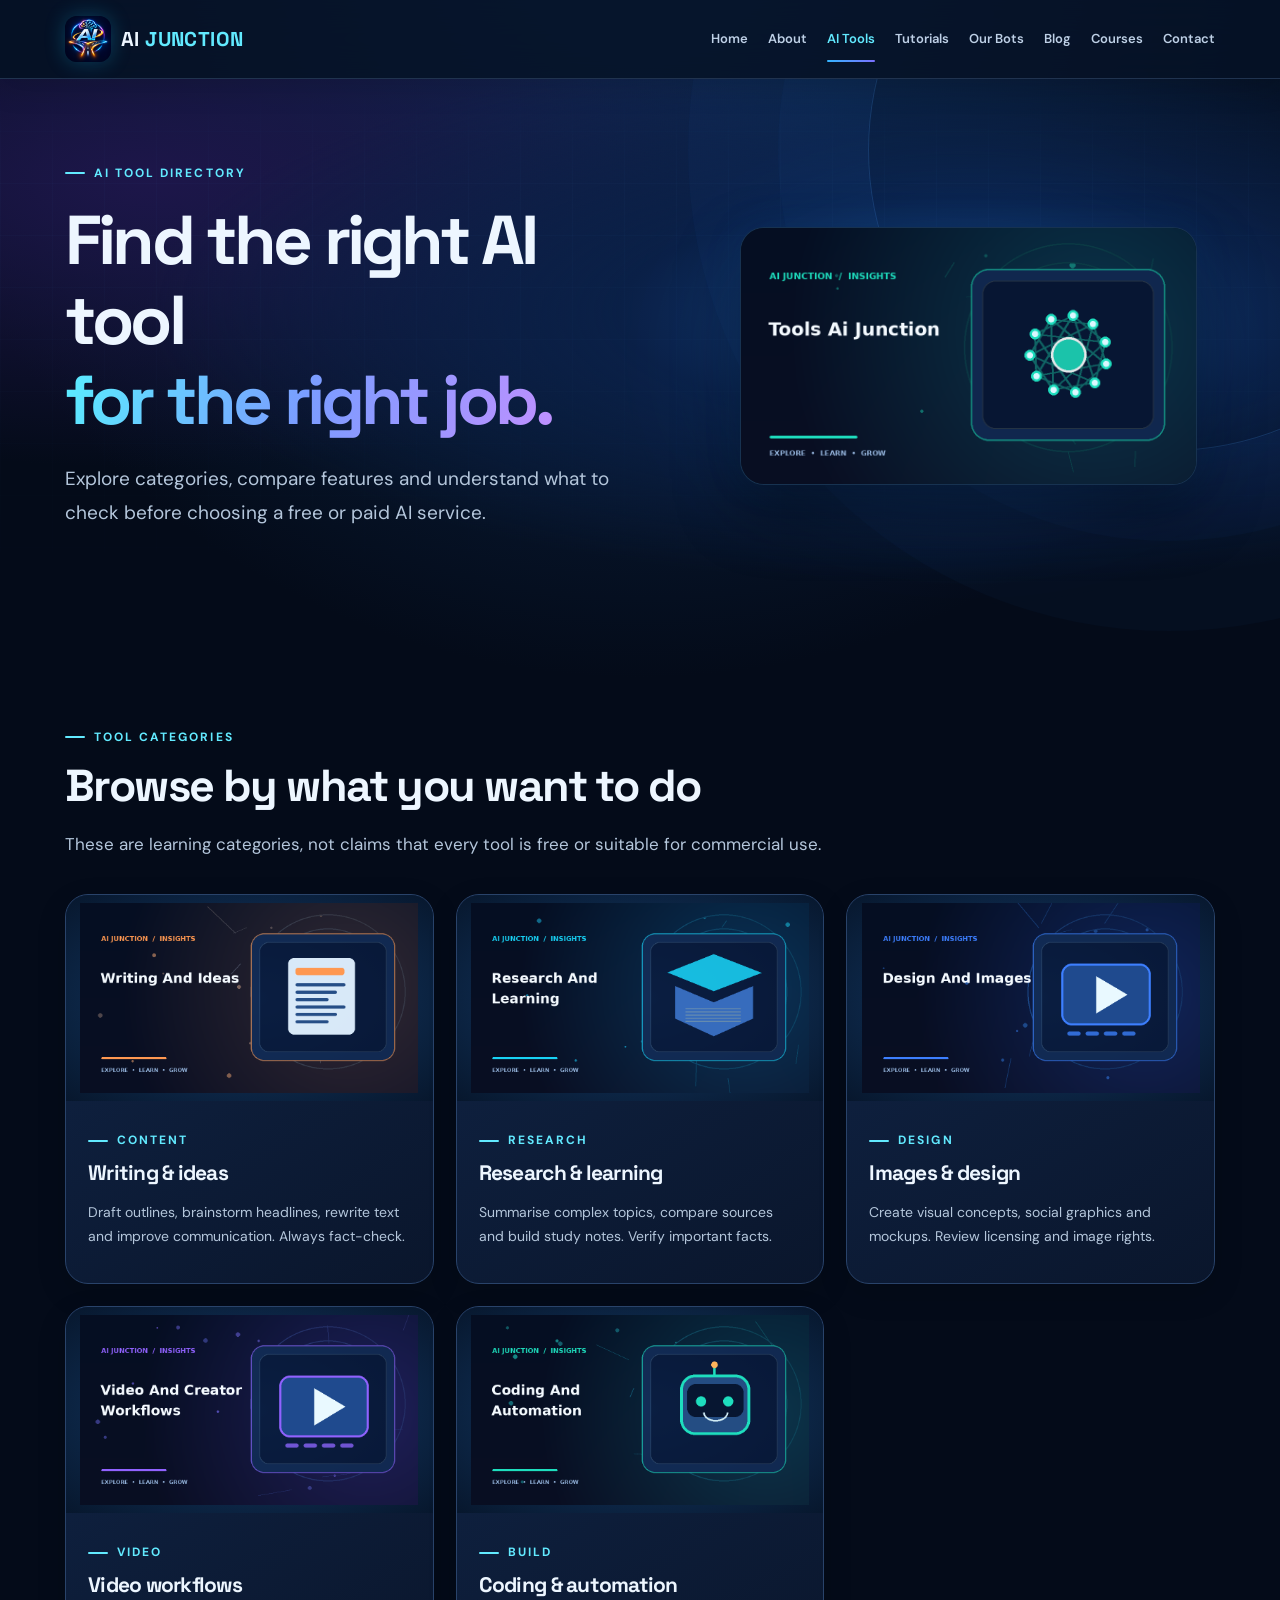
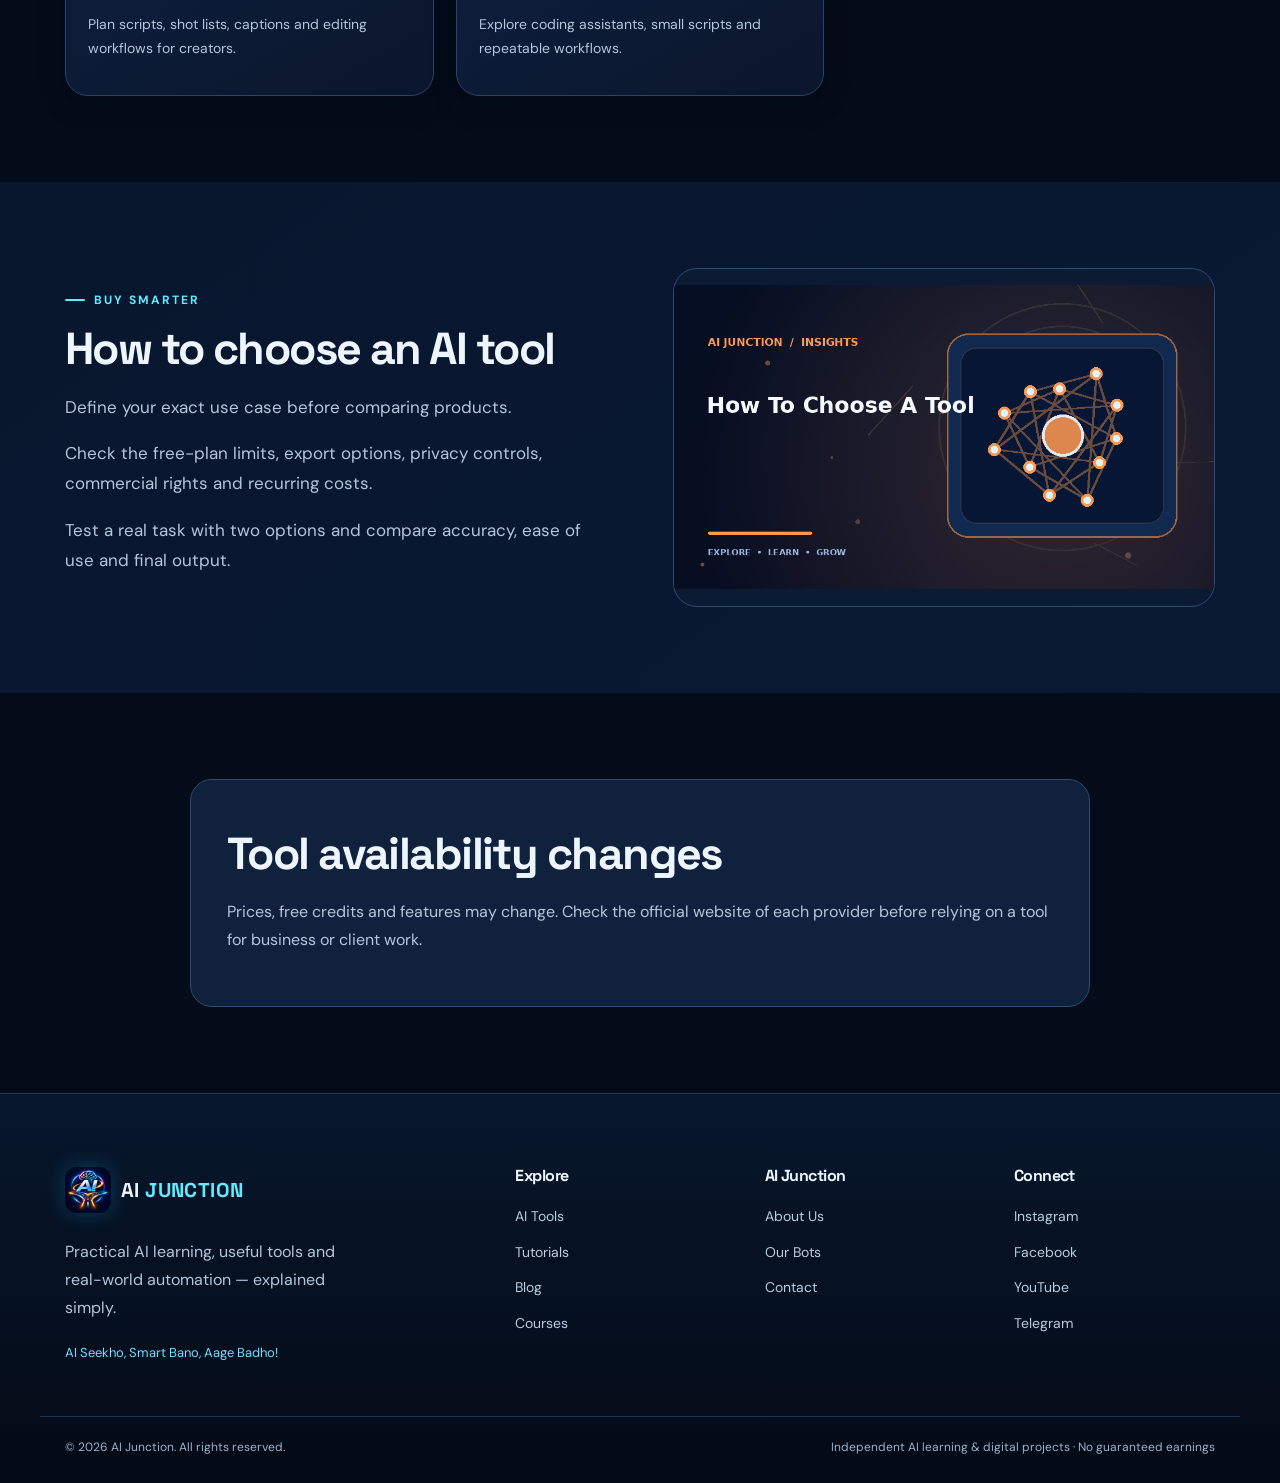
<file: tools.html>
<!doctype html><html lang="en"><head><meta charset="utf-8"><meta name="viewport" content="width=device-width, initial-scale=1"><meta name="theme-color" content="#061024"><meta name="description" content="Explore AI tools by task, not by hype"><title>AI Tools | AI Junction</title><link rel="icon" href="assets/logo.png"><link rel="stylesheet" href="style.css"></head><body><header class="header"><div class="container header-inner"><a class="brand" href="index.html"><img src="assets/logo.png" alt="AI Junction logo"><span>AI <b>JUNCTION</b></span></a><button class="menu-toggle" aria-label="Toggle menu" aria-expanded="false" aria-controls="primary-nav">☰</button><nav id="primary-nav" class="nav"><a href="index.html" class="">Home</a><a href="about.html" class="">About</a><a href="tools.html" class="active">AI Tools</a><a href="tutorials.html" class="">Tutorials</a><a href="bots.html" class="">Our Bots</a><a href="blog.html" class="">Blog</a><a href="courses.html" class="">Courses</a><a href="contact.html" class="">Contact</a></nav></div></header><main><section class="hero compact"><div class="container hero-layout"><div><div class="eyebrow">AI TOOL DIRECTORY</div><h1>Find the right AI tool<br><em>for the right job.</em></h1><p class="intro">Explore categories, compare features and understand what to check before choosing a free or paid AI service.</p><div class="actions"></div></div><div class="hero-image"><img class="" src="assets/images/049-tools-ai-junction.png" alt="Find the right AI tool&lt;br&gt;&lt;em&gt;for the right job.&lt;/em&gt;" loading="lazy"></div></div></section><section class="section"><div class="container"><div class="section-heading"><span class="eyebrow">TOOL CATEGORIES</span><h2>Browse by what you want to do</h2><p>These are learning categories, not claims that every tool is free or suitable for commercial use.</p></div><div class="card-grid"><article class="card"><img class="" src="assets/images/050-writing-and-ideas.png" alt="Writing &amp; ideas" loading="lazy"><div class="card-content"><span class="eyebrow">CONTENT</span><h3>Writing & ideas</h3><p>Draft outlines, brainstorm headlines, rewrite text and improve communication. Always fact-check.</p></div></article><article class="card"><img class="" src="assets/images/051-research-and-learning.png" alt="Research &amp; learning" loading="lazy"><div class="card-content"><span class="eyebrow">RESEARCH</span><h3>Research & learning</h3><p>Summarise complex topics, compare sources and build study notes. Verify important facts.</p></div></article><article class="card"><img class="" src="assets/images/052-design-and-images.png" alt="Images &amp; design" loading="lazy"><div class="card-content"><span class="eyebrow">DESIGN</span><h3>Images & design</h3><p>Create visual concepts, social graphics and mockups. Review licensing and image rights.</p></div></article><article class="card"><img class="" src="assets/images/053-video-and-creator-workflows.png" alt="Video workflows" loading="lazy"><div class="card-content"><span class="eyebrow">VIDEO</span><h3>Video workflows</h3><p>Plan scripts, shot lists, captions and editing workflows for creators.</p></div></article><article class="card"><img class="" src="assets/images/054-coding-and-automation.png" alt="Coding &amp; automation" loading="lazy"><div class="card-content"><span class="eyebrow">BUILD</span><h3>Coding & automation</h3><p>Explore coding assistants, small scripts and repeatable workflows.</p></div></article></div></div></section><section class="section tinted"><div class="container split reverse"><div class="split-image"><img class="" src="assets/images/055-how-to-choose-a-tool.png" alt="How to choose an AI tool" loading="lazy"></div><div><span class="eyebrow">BUY SMARTER</span><h2>How to choose an AI tool</h2><p>Define your exact use case before comparing products.</p><p>Check the free-plan limits, export options, privacy controls, commercial rights and recurring costs.</p><p>Test a real task with two options and compare accuracy, ease of use and final output.</p></div></div></section><section class="section"><div class="container notice"><h2>Tool availability changes</h2><p>Prices, free credits and features may change. Check the official website of each provider before relying on a tool for business or client work.</p></div></section></main><footer class="footer"><div class="container footer-top"><div class="footer-brand"><a class="brand" href="index.html"><img src="assets/logo.png" alt=""><span>AI <b>JUNCTION</b></span></a><p>Practical AI learning, useful tools and real-world automation — explained simply.</p><span class="footer-motto">AI Seekho, Smart Bano, Aage Badho!</span></div><div class="footer-col"><h3>Explore</h3><a href="tools.html" >AI Tools</a><a href="tutorials.html" >Tutorials</a><a href="blog.html" >Blog</a><a href="courses.html" >Courses</a></div><div class="footer-col"><h3>AI Junction</h3><a href="about.html" >About Us</a><a href="bots.html" >Our Bots</a><a href="contact.html" >Contact</a></div><div class="footer-col"><h3>Connect</h3><a href="https://www.instagram.com/aijunction.in/" target=_blank rel=noopener noreferrer>Instagram</a><a href="https://www.facebook.com/profile.php?id=100072546415103" target=_blank rel=noopener noreferrer>Facebook</a><a href="https://www.youtube.com/@AiUnboxedProLevel" target=_blank rel=noopener noreferrer>YouTube</a><a href="https://t.me/learn_and_earn_ai" target=_blank rel=noopener noreferrer>Telegram</a></div></div><div class="container footer-bottom"><span>© 2026 AI Junction. All rights reserved.</span><span>Independent AI learning & digital projects · No guaranteed earnings</span></div></footer><script src="main.js"></script></body></html>
</file>
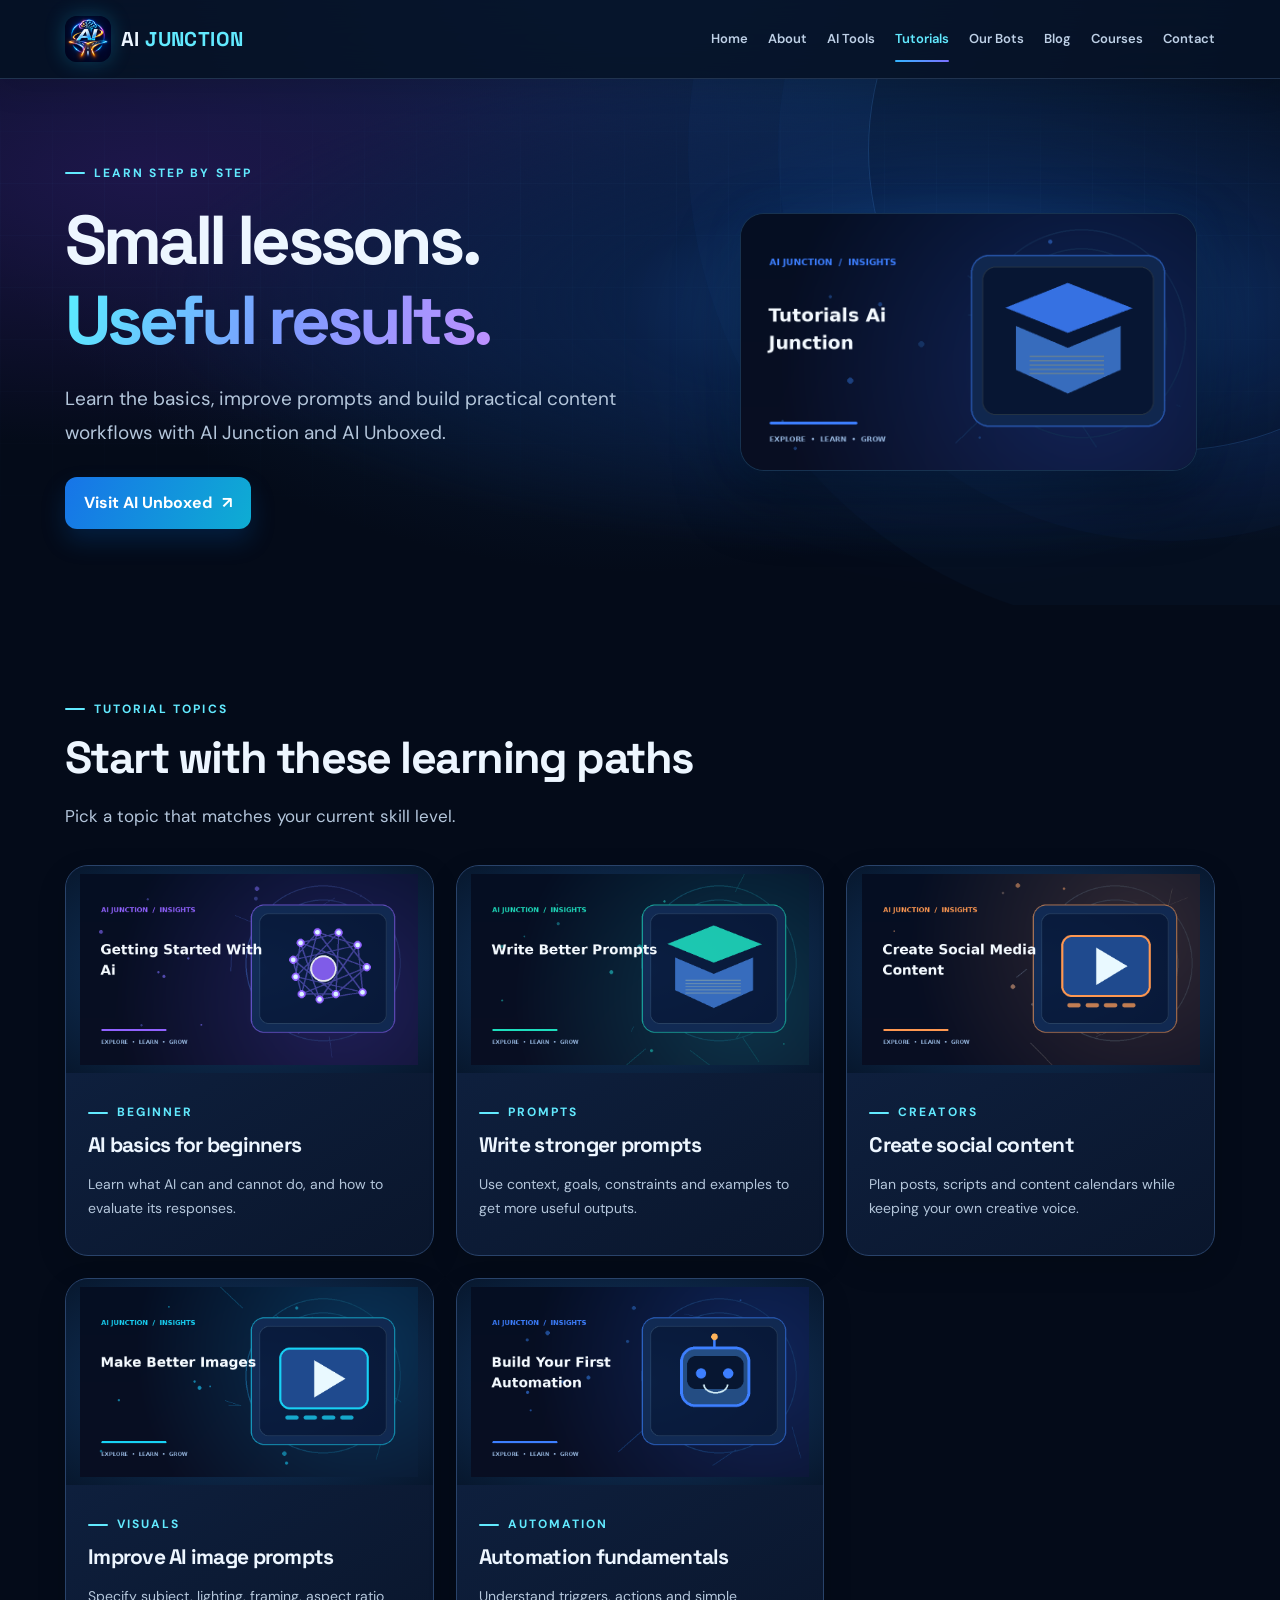
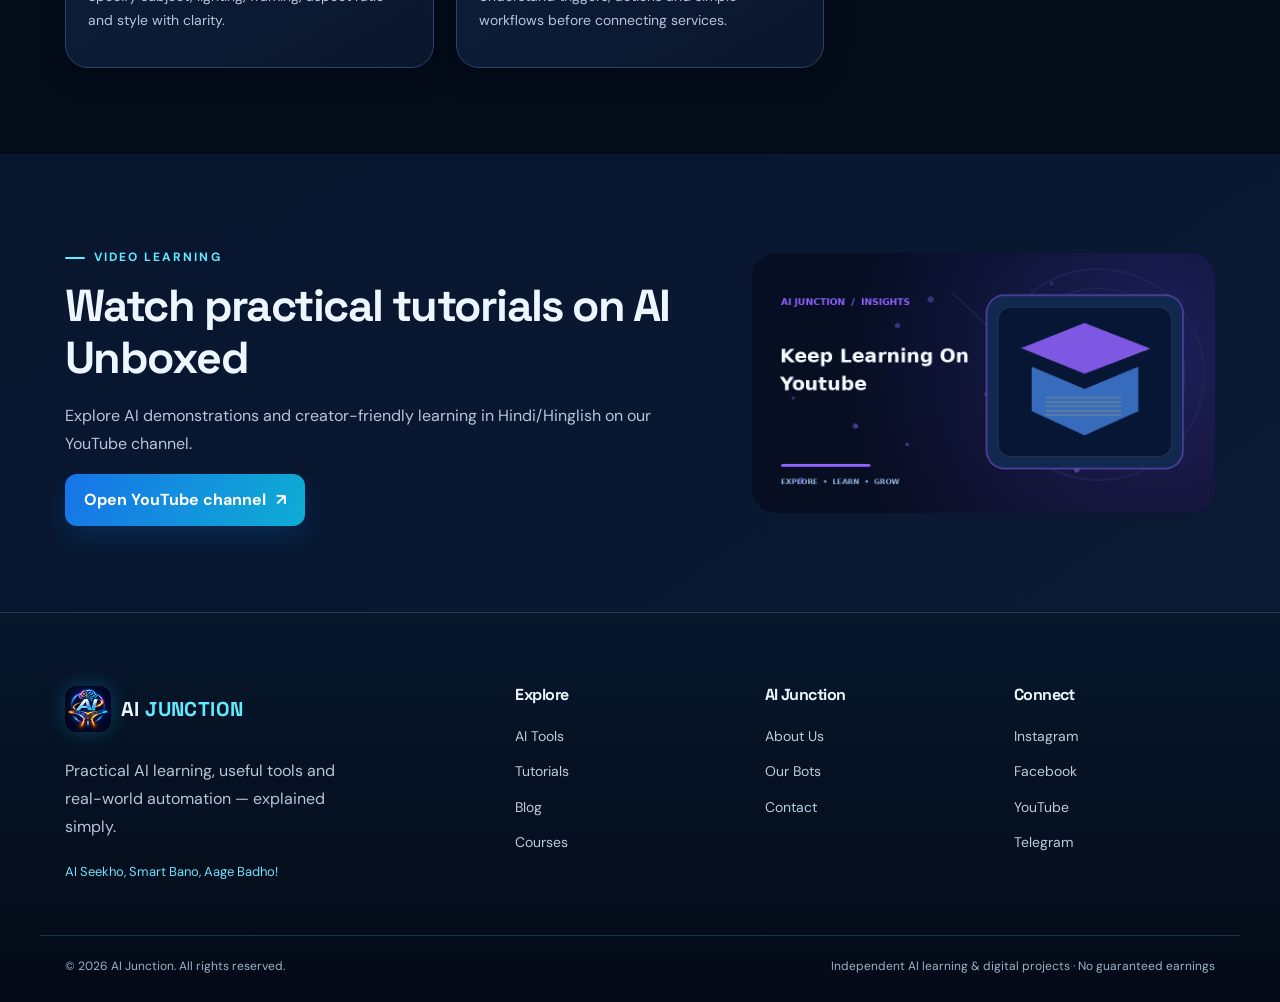
<file: tutorials.html>
<!doctype html><html lang="en"><head><meta charset="utf-8"><meta name="viewport" content="width=device-width, initial-scale=1"><meta name="theme-color" content="#061024"><meta name="description" content="Beginner-friendly practical AI tutorials"><title>AI Tutorials | AI Junction</title><link rel="icon" href="assets/logo.png"><link rel="stylesheet" href="style.css"></head><body><header class="header"><div class="container header-inner"><a class="brand" href="index.html"><img src="assets/logo.png" alt="AI Junction logo"><span>AI <b>JUNCTION</b></span></a><button class="menu-toggle" aria-label="Toggle menu" aria-expanded="false" aria-controls="primary-nav">☰</button><nav id="primary-nav" class="nav"><a href="index.html" class="">Home</a><a href="about.html" class="">About</a><a href="tools.html" class="">AI Tools</a><a href="tutorials.html" class="active">Tutorials</a><a href="bots.html" class="">Our Bots</a><a href="blog.html" class="">Blog</a><a href="courses.html" class="">Courses</a><a href="contact.html" class="">Contact</a></nav></div></header><main><section class="hero compact"><div class="container hero-layout"><div><div class="eyebrow">LEARN STEP BY STEP</div><h1>Small lessons.<br><em>Useful results.</em></h1><p class="intro">Learn the basics, improve prompts and build practical content workflows with AI Junction and AI Unboxed.</p><div class="actions"><a class="button " href="https://www.youtube.com/@AiUnboxedProLevel" target=_blank rel=noopener noreferrer>Visit AI Unboxed <span aria-hidden="true">↗</span></a></div></div><div class="hero-image"><img class="" src="assets/images/057-tutorials-ai-junction.png" alt="Small lessons.&lt;br&gt;&lt;em&gt;Useful results.&lt;/em&gt;" loading="lazy"></div></div></section><section class="section"><div class="container"><div class="section-heading"><span class="eyebrow">TUTORIAL TOPICS</span><h2>Start with these learning paths</h2><p>Pick a topic that matches your current skill level.</p></div><div class="card-grid"><article class="card"><img class="" src="assets/images/058-getting-started-with-ai.png" alt="AI basics for beginners" loading="lazy"><div class="card-content"><span class="eyebrow">BEGINNER</span><h3>AI basics for beginners</h3><p>Learn what AI can and cannot do, and how to evaluate its responses.</p></div></article><article class="card"><img class="" src="assets/images/059-write-better-prompts.png" alt="Write stronger prompts" loading="lazy"><div class="card-content"><span class="eyebrow">PROMPTS</span><h3>Write stronger prompts</h3><p>Use context, goals, constraints and examples to get more useful outputs.</p></div></article><article class="card"><img class="" src="assets/images/060-create-social-media-content.png" alt="Create social content" loading="lazy"><div class="card-content"><span class="eyebrow">CREATORS</span><h3>Create social content</h3><p>Plan posts, scripts and content calendars while keeping your own creative voice.</p></div></article><article class="card"><img class="" src="assets/images/061-make-better-images.png" alt="Improve AI image prompts" loading="lazy"><div class="card-content"><span class="eyebrow">VISUALS</span><h3>Improve AI image prompts</h3><p>Specify subject, lighting, framing, aspect ratio and style with clarity.</p></div></article><article class="card"><img class="" src="assets/images/062-build-your-first-automation.png" alt="Automation fundamentals" loading="lazy"><div class="card-content"><span class="eyebrow">AUTOMATION</span><h3>Automation fundamentals</h3><p>Understand triggers, actions and simple workflows before connecting services.</p></div></article></div></div></section><section class="section tinted"><div class="container video-feature"><div><span class="eyebrow">VIDEO LEARNING</span><h2>Watch practical tutorials on AI Unboxed</h2><p>Explore AI demonstrations and creator-friendly learning in Hindi/Hinglish on our YouTube channel.</p><a class="button " href="https://www.youtube.com/@AiUnboxedProLevel" target=_blank rel=noopener noreferrer>Open YouTube channel <span aria-hidden="true">↗</span></a></div><img class="" src="assets/images/063-keep-learning-on-youtube.png" alt="AI Unboxed YouTube learning" loading="lazy"></div></section></main><footer class="footer"><div class="container footer-top"><div class="footer-brand"><a class="brand" href="index.html"><img src="assets/logo.png" alt=""><span>AI <b>JUNCTION</b></span></a><p>Practical AI learning, useful tools and real-world automation — explained simply.</p><span class="footer-motto">AI Seekho, Smart Bano, Aage Badho!</span></div><div class="footer-col"><h3>Explore</h3><a href="tools.html" >AI Tools</a><a href="tutorials.html" >Tutorials</a><a href="blog.html" >Blog</a><a href="courses.html" >Courses</a></div><div class="footer-col"><h3>AI Junction</h3><a href="about.html" >About Us</a><a href="bots.html" >Our Bots</a><a href="contact.html" >Contact</a></div><div class="footer-col"><h3>Connect</h3><a href="https://www.instagram.com/aijunction.in/" target=_blank rel=noopener noreferrer>Instagram</a><a href="https://www.facebook.com/profile.php?id=100072546415103" target=_blank rel=noopener noreferrer>Facebook</a><a href="https://www.youtube.com/@AiUnboxedProLevel" target=_blank rel=noopener noreferrer>YouTube</a><a href="https://t.me/learn_and_earn_ai" target=_blank rel=noopener noreferrer>Telegram</a></div></div><div class="container footer-bottom"><span>© 2026 AI Junction. All rights reserved.</span><span>Independent AI learning & digital projects · No guaranteed earnings</span></div></footer><script src="main.js"></script></body></html>
</file>
<file: style.css>
@import url('https://fonts.googleapis.com/css2?family=DM+Sans:wght@400;500;600;700&family=Space+Grotesk:wght@400;500;600;700&display=swap');
:root{--bg:#050c1c;--panel:#0c1b36;--panel2:#101f3c;--line:#233a5b;--text:#edf6ff;--muted:#b4c6db;--cyan:#4bddff;--blue:#2785ef}
*{box-sizing:border-box}html{scroll-behavior:smooth}body{margin:0;background:var(--bg);color:var(--text);font:16px/1.75 'DM Sans',sans-serif}a{color:inherit;text-decoration:none}img{max-width:100%;display:block}h1,h2,h3{font-family:'Space Grotesk',sans-serif;line-height:1.16;letter-spacing:-.035em}h1{font-size:clamp(42px,5.4vw,78px);margin:16px 0 22px}h2{font-size:clamp(30px,3.5vw,47px);margin:12px 0 18px}h3{font-size:21px;margin:10px 0}p{color:var(--muted)}em{font-style:normal;color:var(--cyan)}.container{max-width:1200px;padding:0 25px;margin:auto}.header{position:sticky;top:0;z-index:30;background:#071226eb;backdrop-filter:blur(18px);border-bottom:1px solid #20334f}.header-inner{display:flex;justify-content:space-between;align-items:center;min-height:78px;gap:24px}.brand{display:inline-flex;align-items:center;gap:10px;white-space:nowrap;font:700 20px 'Space Grotesk';letter-spacing:.02em}.brand img{width:46px;height:46px;border-radius:12px}.brand b{color:var(--cyan)}.nav{display:flex;gap:20px;align-items:center}.nav a{font-size:13px;font-weight:600;color:#bed0e6}.nav a:hover,.nav a.active{color:var(--cyan)}.menu-toggle{display:none;background:#12284a;border:1px solid #35577a;border-radius:10px;color:white;padding:7px 12px;font-size:22px}.hero{padding:104px 0 100px;background:radial-gradient(ellipse at 80% 30%,#123c72 0%,transparent 49%),radial-gradient(ellipse at 0 0,#10204c,transparent 42%)}.hero.compact{padding:76px 0}.hero-layout{display:grid;grid-template-columns:1.1fr .9fr;gap:55px;align-items:center}.eyebrow{display:block;color:var(--cyan);font-size:12px;font-weight:700;letter-spacing:.17em;text-transform:uppercase}.intro{font-size:19px;line-height:1.8;max-width:650px}.hero-image img{width:100%;aspect-ratio:16/11;object-fit:cover;border-radius:28px;border:1px solid #3d6090;box-shadow:0 30px 90px #0485ff2b}.actions{display:flex;gap:12px;flex-wrap:wrap;margin-top:27px}.button{display:inline-flex;gap:10px;align-items:center;background:linear-gradient(115deg,#1774e8,#0eadd3);color:white;font-weight:700;border-radius:12px;padding:12px 19px;transition:transform .2s}.button:hover{transform:translateY(-3px)}.button.secondary{background:#12284b;border:1px solid #37618d}.section{padding:86px 0}.section.tinted,.tinted{background:linear-gradient(145deg,#08162e,#091a32)}.section-heading{max-width:780px;margin-bottom:34px}.section-heading p{font-size:17px}.card-grid{display:grid;grid-template-columns:repeat(3,minmax(0,1fr));gap:22px}.card{overflow:hidden;border:1px solid var(--line);border-radius:23px;background:linear-gradient(150deg,#102446,#0a162c);transition:transform .25s,border-color .25s}.card:hover{transform:translateY(-5px);border-color:#398acb}.card img{width:100%;aspect-ratio:16/9;object-fit:cover}.card-content{padding:22px}.card-content p{font-size:14px;margin-bottom:12px}.inline-link{font-size:14px;font-weight:700;color:var(--cyan)}.split{display:grid;grid-template-columns:1fr 1fr;align-items:center;gap:65px}.split.reverse .split-image{order:2}.split-image img{width:100%;border-radius:24px;aspect-ratio:16/10;object-fit:cover;border:1px solid #2b4c74}.split p{font-size:17px}.principles{display:grid;grid-template-columns:repeat(3,1fr);gap:18px}.principles>div,.feature-strip>div{background:#0c1d38;border:1px solid #284263;border-radius:20px;padding:28px}.principles span{font-size:28px;color:var(--cyan);font-weight:700}.feature-strip{display:grid;grid-template-columns:repeat(3,1fr);gap:18px}.feature-strip strong{font-size:19px}.cta{padding:45px;border-radius:26px;border:1px solid #2e5d91;background:linear-gradient(110deg,#112c57,#0d2041);display:flex;justify-content:space-between;gap:28px;align-items:center}.cta .actions{min-width:270px}.narrow{max-width:780px}.center{text-align:center}.center-actions{justify-content:center}.product{display:grid;grid-template-columns:1fr 1fr;gap:60px;align-items:center}.product-visual img{width:100%;border-radius:26px}.checklist{padding-left:20px;color:#d6e8f8;line-height:2.2}.muted{font-size:13px}.video-feature,.contact-note{display:grid;grid-template-columns:1.15fr .85fr;gap:60px;align-items:center}.video-feature img,.contact-note img{border-radius:24px;width:100%}.notice{border:1px solid #2b4c73;border-radius:22px;background:#10213d;padding:36px;max-width:900px}.contact-grid{display:grid;grid-template-columns:repeat(2,1fr);gap:20px}.contact-tile{display:block;padding:30px;border:1px solid #2c4667;border-radius:22px;background:#0d203e}.contact-tile:hover{border-color:#45d7ff}.contact-symbol{display:inline-grid;place-items:center;width:49px;height:49px;border-radius:14px;background:#17416a;color:#60e6ff;font-size:29px}.footer{background:#061021;border-top:1px solid #253957;padding-top:65px}.footer-top{display:grid;grid-template-columns:2fr repeat(3,1fr);gap:48px;padding-bottom:50px}.footer-brand p{max-width:290px}.footer-motto{color:#71dfff;font-size:13px}.footer-col{display:flex;flex-direction:column;gap:11px}.footer-col h3{font-size:16px;margin:0 0 8px}.footer-col a{color:#b9cce0;font-size:14px}.footer-col a:hover{color:#4bddff}.footer-bottom{border-top:1px solid #1c3452;padding-top:20px;padding-bottom:25px;display:flex;justify-content:space-between;gap:12px;flex-wrap:wrap;color:#9bb2ca;font-size:12px}a:focus-visible,button:focus-visible{outline:2px solid #ffbd5e;outline-offset:4px}
@media(max-width:1000px){.nav{gap:10px}.nav a{font-size:12px}.hero-layout,.split,.product,.video-feature,.contact-note{gap:28px}.footer-top{gap:20px}}
@media(max-width:760px){.menu-toggle{display:block}.nav{display:none;position:absolute;top:77px;left:0;right:0;background:#081831;padding:20px 25px;flex-direction:column;align-items:stretch;border-bottom:1px solid #34547c}.nav.open{display:flex}.nav a{font-size:15px;padding:7px 0}.hero-layout,.split,.product,.video-feature,.contact-note{grid-template-columns:1fr}.split.reverse .split-image{order:0}.hero{padding:58px 0}.hero.compact{padding:45px 0}.section{padding:56px 0}.card-grid,.principles,.feature-strip{grid-template-columns:repeat(2,1fr)}.footer-top{grid-template-columns:repeat(2,1fr)}.cta{display:block}.contact-grid{grid-template-columns:1fr}}
@media(max-width:520px){.card-grid,.principles,.feature-strip,.footer-top{grid-template-columns:1fr}.container{padding:0 18px}.hero h1{font-size:43px}.cta{padding:24px}.section{padding:44px 0}.footer{padding-top:42px}}
@media(prefers-reduced-motion:reduce){*{scroll-behavior:auto!important;transition:none!important}}

/* V3 — premium visual system */
:root{--bg:#040b19;--panel:#0a1933;--line:#29436a;--cyan:#62eaff}
body{background:radial-gradient(ellipse 60% 25% at 50% -3%,#0e315d 0,transparent 100%),var(--bg)}
.header{background:#061226d9;box-shadow:0 8px 30px #0002}
.brand img{box-shadow:0 0 20px #18c8ff40}
.nav a{transition:color .25s}
.nav a.active{position:relative}
.nav a.active:after{content:"";position:absolute;bottom:-12px;left:0;right:0;height:2px;background:linear-gradient(90deg,#34b5ff,#7b70ff);border-radius:3px}
.hero{position:relative;isolation:isolate;overflow:hidden;background:radial-gradient(ellipse at 75% 42%,#143b73 0%,#0a2047 25%,transparent 60%),radial-gradient(ellipse at 12% 18%,#1d164a,transparent 45%);min-height:590px;display:flex;align-items:center}
.hero.compact{min-height:475px}
.hero:before{content:"";position:absolute;inset:0;z-index:-1;opacity:.34;background-image:linear-gradient(#5eb5ff13 1px,transparent 1px),linear-gradient(90deg,#5eb5ff13 1px,transparent 1px);background-size:52px 52px;mask-image:linear-gradient(to bottom,transparent,#000 20%,transparent 100%)}
.hero:after{content:"";position:absolute;right:-190px;top:-230px;width:600px;height:600px;border-radius:50%;border:1px solid #4b9fff33;box-shadow:0 0 0 90px #2f82e608,0 0 0 180px #2f82e608;pointer-events:none;z-index:-1}
.hero h1{font-weight:700;letter-spacing:-.055em}
.hero h1 em{background:linear-gradient(110deg,#59efff,#7b9cff,#bf90ff);background-clip:text;-webkit-background-clip:text;color:transparent}
.hero-image{position:relative;display:flex;align-items:center;justify-content:center;min-width:0;padding:18px}
.hero-image:before{content:"";position:absolute;inset:12% 5%;border-radius:50%;background:#2485f6;filter:blur(70px);opacity:.25;z-index:-1;animation:aura 7s ease-in-out infinite alternate}
.hero-image img{width:100%;height:auto;max-height:430px;aspect-ratio:auto;object-fit:contain;object-position:center;border:1px solid #36679a55;background:#08182b;border-radius:24px;box-shadow:0 25px 65px #0007,0 0 40px #007dff18;animation:floatArt 7s ease-in-out infinite}
.hero.compact .hero-image img{max-height:360px}
.eyebrow{display:inline-flex;align-items:center;gap:9px}
.eyebrow:before{content:"";width:20px;height:2px;border-radius:3px;background:currentColor}
.button{box-shadow:0 12px 25px #005ab73d;transition:transform .25s,box-shadow .25s,filter .25s}
.button:hover{transform:translateY(-4px);box-shadow:0 16px 36px #1189ff55;filter:brightness(1.12)}
.button.secondary{box-shadow:none}
.card{position:relative;box-shadow:0 10px 30px #0002;transition:transform .35s,border-color .35s,box-shadow .35s}
.card:before{content:"";position:absolute;inset:0;pointer-events:none;border-radius:inherit;background:linear-gradient(140deg,#75e8ff12,transparent 50%);opacity:0;transition:opacity .3s}
.card:hover{transform:translateY(-8px);border-color:#5bc7ff88;box-shadow:0 20px 55px #0076ee22}
.card:hover:before{opacity:1}
.card img{object-fit:contain;background:radial-gradient(ellipse at 50% 50%,#153e6e,#07172d);padding:8px}
.split-image img,.product-visual img,.video-feature img,.contact-note img{height:auto;max-height:480px;object-fit:contain;background:#0b1b33}
.section-heading h2{max-width:700px}
.principles>div,.feature-strip>div,.contact-tile{transition:transform .3s,border-color .3s,background .3s}
.principles>div:hover,.feature-strip>div:hover,.contact-tile:hover{transform:translateY(-5px);border-color:#5fcaff;background:#10274b}
.footer{background:linear-gradient(180deg,#07172c,#040a16)}
.footer-top{padding-top:8px}
.footer-col a{transition:color .2s,transform .2s}
.footer-col a:hover{transform:translateX(3px)}
/* Reveal only when JS has initialized; content stays visible without JS */
.js-motion .reveal{opacity:0;transform:translateY(26px);transition:opacity .7s ease,transform .7s cubic-bezier(.2,.8,.2,1)}
.js-motion .reveal.visible{opacity:1;transform:none}
@keyframes floatArt{0%,100%{transform:translateY(0)}50%{transform:translateY(-11px)}}
@keyframes aura{from{opacity:.16;transform:scale(.92)}to{opacity:.35;transform:scale(1.08)}}
@media(max-width:760px){.nav a.active:after{display:none}.hero{min-height:unset;padding:65px 0}.hero.compact{min-height:unset;padding:55px 0}.hero-image img{max-height:340px}.hero.compact .hero-image img{max-height:300px}.hero:after{width:300px;height:300px;right:-130px;top:-90px}.hero-image{padding:8px}}
@media(prefers-reduced-motion:reduce){.hero-image img,.hero-image:before{animation:none!important}.js-motion .reveal{opacity:1!important;transform:none!important;transition:none!important}}

/* Contact inquiry */
#inquiry { scroll-margin-top: 86px; }
.inquiry-layout { display:grid; grid-template-columns:minmax(0, .85fr) minmax(0, 1.15fr); align-items:center; gap:clamp(24px, 6vw, 70px); }
.inquiry-intro h2 { margin-top:0; max-width:14ch; }
.inquiry-intro img { width:100%; max-width:420px; max-height:245px; object-fit:contain; margin-top:24px; border:1px solid var(--line); border-radius:20px; background:#08182b; }
.inquiry-form { background:linear-gradient(155deg,#132a50,#0b172d); border:1px solid #345680; border-radius:24px; padding:clamp(20px,4vw,36px); box-shadow:0 20px 45px #0003; }
.inquiry-form h3 { margin:0 0 23px; font-size:clamp(24px,3vw,32px); }
.inquiry-fields { display:grid; grid-template-columns:repeat(2,minmax(0,1fr)); gap:16px; }
.inquiry-form label { display:grid; gap:6px; margin-bottom:16px; font-size:14px; font-weight:700; }
.inquiry-form input,.inquiry-form textarea { width:100%; min-width:0; padding:10px 13px; border:1px solid #41618d; border-radius:10px; background:#08172f; color:var(--text); font:inherit; font-size:16px; font-weight:400; }
.inquiry-form textarea { resize:vertical; min-height:105px; }
.inquiry-form input::placeholder,.inquiry-form textarea::placeholder { color:#9bb1cd; }
.inquiry-form input:focus,.inquiry-form textarea:focus { outline:2px solid var(--cyan); outline-offset:2px; }
.inquiry-form .button { border:0; cursor:pointer; font:inherit; font-weight:700; }
.inquiry-form .button:disabled { cursor:wait; opacity:.72; transform:none; }
.inquiry-note { font-size:13px; margin:-6px 0 18px; }
.inquiry-status { margin:16px 0 0; color:var(--cyan); }
.inquiry-status[data-error] { color:#ffc0ca; }
@media(max-width:760px) { .inquiry-layout { grid-template-columns:1fr; } .inquiry-intro img { display:none; } }
@media(max-width:520px) { .inquiry-fields { grid-template-columns:1fr; gap:0; } }
</file>
